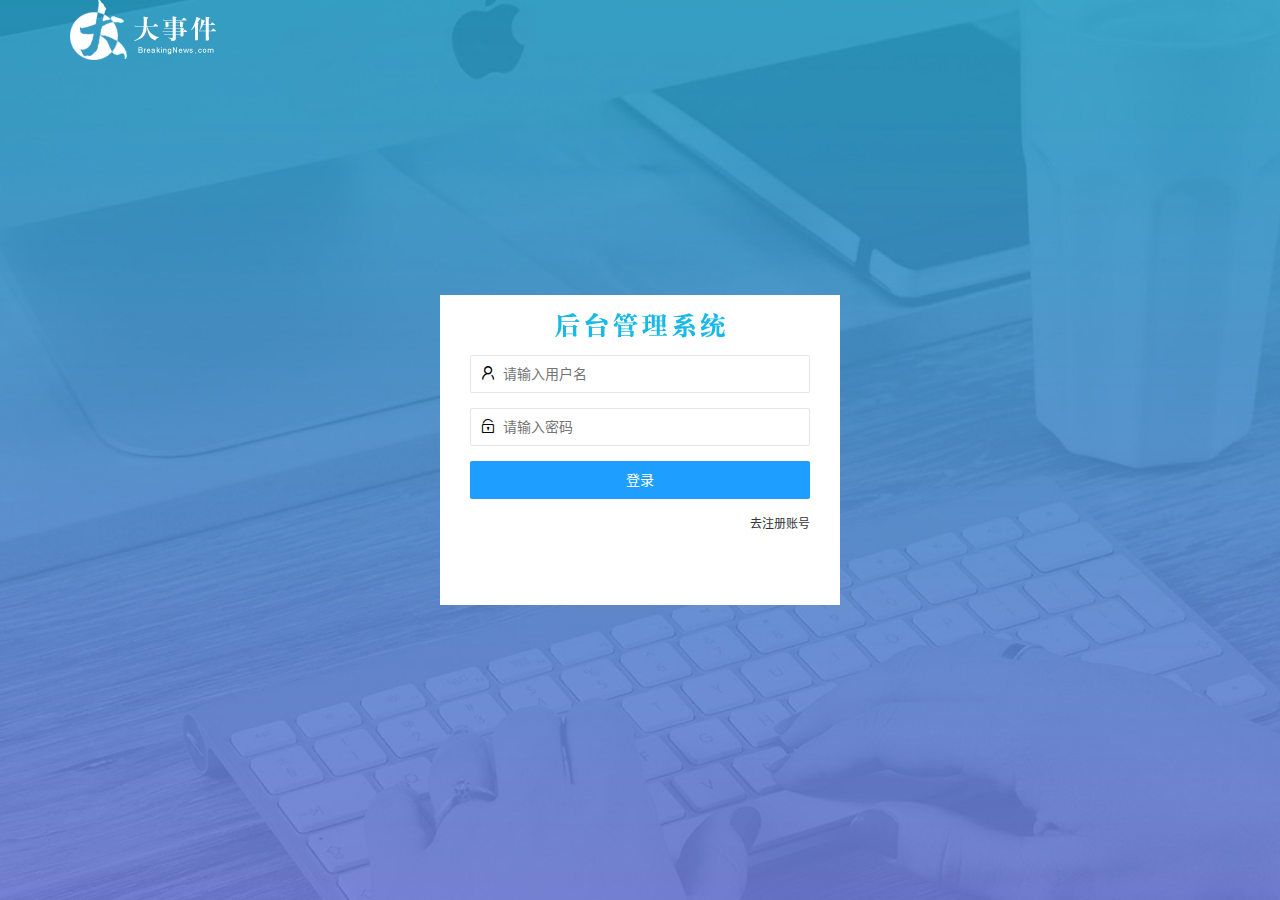
<file: login.html>
<!DOCTYPE html>
<html lang="zh-CN">

<head>
    <meta charset="UTF-8">
    <meta name="viewport" content="width=device-width, initial-scale=1.0">
    <title>登录页</title>
    <!-- 导入layUi样式表 -->
    <link rel="stylesheet" href="./assets/lib/layui/css/layui.css">
    <!-- 导入自己的样式表 -->
    <link rel="stylesheet" href="./assets/css/login.css">
</head>

<body>
    <!-- 头部logo区 -->
    <div class="layui-main">
        <img src="/assets/images/logo.png" alt="">
    </div>
    <!-- 登录主体 -->
    <div class="loginAndRegBox">
        <!-- 头部标题 -->
        <div class="title-box"></div>
        <!-- 登录的div -->
        <div class="login-box">
            <!-- 登录的表单 -->
            <form class="layui-form" id="form_login">
                <!-- 用户名 -->
                <div class="layui-form-item">
                    <i class="layui-icon layui-icon-username"></i>
                    <input type="text" name="username" required lay-verify="required" placeholder="请输入用户名"
                        autocomplete="off" class="layui-input" />
                </div>
                <!-- 密码 -->
                <div class="layui-form-item">
                    <i class="layui-icon layui-icon-password"></i>
                    <input type="password" name="password" required lay-verify="required|pwd" placeholder="请输入密码"
                        autocomplete="off" class="layui-input" />
                </div>
                <!-- 登录按钮 -->
                <div class="layui-form-item">
                    <!-- 注意：表单提交按钮和普通按钮的区别，就是 lay-submit 属性 -->
                    <button class="layui-btn layui-btn-fluid layui-btn-normal" lay-submit>登录</button>
                </div>
                <div class="layui-form-item links">
                    <a href="javascript:;" id="link_reg">去注册账号</a>
                </div>
            </form>
        </div>
        <!-- 注册的div -->
        <div class="reg-box">
            <!-- 注册的表单 -->
            <form class="layui-form" id="form_reg">
                <!-- 用户名 -->
                <div class="layui-form-item">
                    <i class="layui-icon layui-icon-username"></i>
                    <input type="text" name="username" required lay-verify="required" placeholder="请输入用户名"
                        autocomplete="off" class="layui-input" />
                </div>
                <!-- 密码 -->
                <div class="layui-form-item">
                    <i class="layui-icon layui-icon-password"></i>
                    <input type="password" name="password" required lay-verify="required|pwd" placeholder="请输入密码"
                        autocomplete="off" class="layui-input" />
                </div>
                <!-- 密码确认框 -->
                <div class="layui-form-item">
                    <i class="layui-icon layui-icon-password"></i>
                    <input type="password" name="repassword" required lay-verify="required|pwd|repwd"
                        placeholder="再次确认密码" autocomplete="off" class="layui-input" />
                </div>
                <!-- 注册按钮 -->
                <div class="layui-form-item">
                    <!-- 注意：表单提交按钮和普通按钮的区别，就是 lay-submit 属性 -->
                    <button class="layui-btn layui-btn-fluid layui-btn-normal" lay-submit>注册</button>
                </div>
                <div class="layui-form-item links">
                    <a href="javascript:;" id="link_login">去登录</a>
                </div>
            </form>
        </div>
    </div>

    <!-- 导入 Layui 的JS文件 -->
    <script src="./assets/lib/layui/layui.all.js"></script>
    <!-- 导入 JQuery -->
    <script src="./assets/lib/jquery.js"></script>
    <!-- 导入自己封装的 baseAPI.js -->
    <script src="./assets/js/baseAPI.js"></script>
    <!-- 导入自己的 JavaScript 脚本 -->
    <script src="./assets/js/login.js"></script>

    </div>
</body>

</html>
</file>
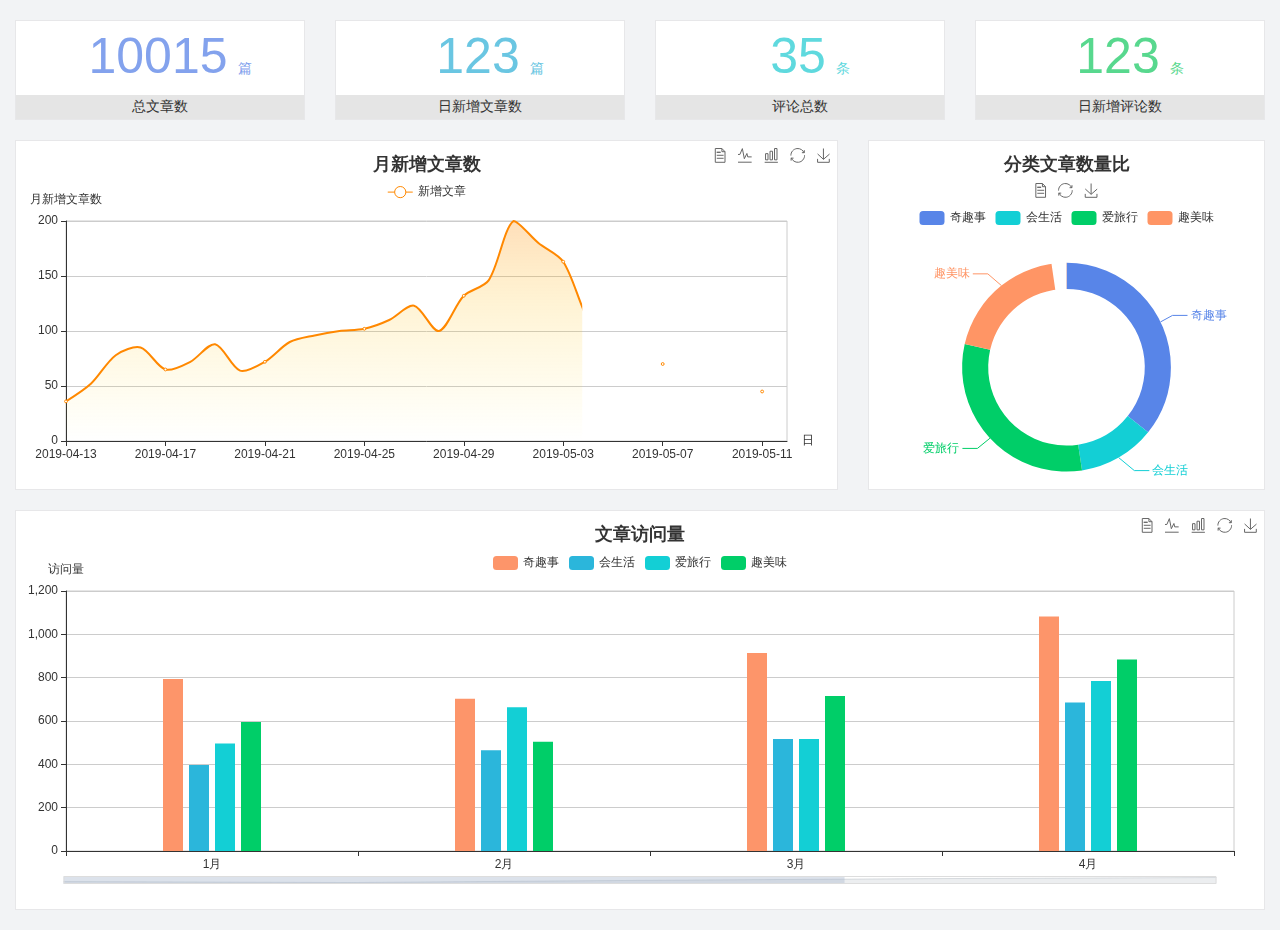
<file: home/dashboard.html>
<!DOCTYPE html>
<html lang="en">

<head>
  <meta charset="UTF-8">
  <meta name="viewport" content="width=device-width, initial-scale=1.0">
  <meta http-equiv="X-UA-Compatible" content="ie=edge">
  <title>图表统计</title>
  <link rel="stylesheet" href="../../assets/lib/bootstrap.css" />
  <link rel="stylesheet" href="../../assets/lib/main.css" />
  <script src="../../assets/lib/jquery.js"></script>
  <script type="text/javascript" src="../../assets/lib/echarts.min.js"></script>
</head>

<body>
  <div class="container-fluid">
    <div class="row spannel_list">
      <div class="col-sm-3 col-xs-6">
        <div class="spannel">
          <em>10015</em><span>篇</span>
          <b>总文章数</b>
        </div>
      </div>
      <div class="col-sm-3 col-xs-6">
        <div class="spannel scolor01">
          <em>123</em><span>篇</span>
          <b>日新增文章数</b>
        </div>
      </div>
      <div class="col-sm-3 col-xs-6">
        <div class="spannel scolor02">
          <em>35</em><span>条</span>
          <b>评论总数</b>
        </div>
      </div>
      <div class="col-sm-3 col-xs-6">
        <div class="spannel scolor03">
          <em>123</em><span>条</span>
          <b>日新增评论数</b>
        </div>
      </div>
    </div>
  </div>

  <div class="container-fluid">
    <div class="row curve-pie">
      <div class="col-lg-8 col-md-8">
        <div class="gragh_pannel" id="curve_show"></div>
      </div>
      <div class="col-lg-4 col-md-4">
        <div class="gragh_pannel" id="pie_show"></div>
      </div>
    </div>
  </div>

  <div class="container-fluid">
    <div class="column_pannel" id="column_show"></div>
  </div>

  <script>
    var oChart = echarts.init(document.getElementById('curve_show'));
    var aList_all = [
      { 'count': 36, 'date': '2019-04-13' },
      { 'count': 52, 'date': '2019-04-14' },
      { 'count': 78, 'date': '2019-04-15' },
      { 'count': 85, 'date': '2019-04-16' },
      { 'count': 65, 'date': '2019-04-17' },
      { 'count': 72, 'date': '2019-04-18' },
      { 'count': 88, 'date': '2019-04-19' },
      { 'count': 64, 'date': '2019-04-20' },
      { 'count': 72, 'date': '2019-04-21' },
      { 'count': 90, 'date': '2019-04-22' },
      { 'count': 96, 'date': '2019-04-23' },
      { 'count': 100, 'date': '2019-04-24' },
      { 'count': 102, 'date': '2019-04-25' },
      { 'count': 110, 'date': '2019-04-26' },
      { 'count': 123, 'date': '2019-04-27' },
      { 'count': 100, 'date': '2019-04-28' },
      { 'count': 132, 'date': '2019-04-29' },
      { 'count': 146, 'date': '2019-04-30' },
      { 'count': 200, 'date': '2019-05-01' },
      { 'count': 180, 'date': '2019-05-02' },
      { 'count': 163, 'date': '2019-05-03' },
      { 'count': 110, 'date': '2019-05-04' },
      { 'count': 80, 'date': '2019-05-05' },
      { 'count': 82, 'date': '2019-05-06' },
      { 'count': 70, 'date': '2019-05-07' },
      { 'count': 65, 'date': '2019-05-08' },
      { 'count': 54, 'date': '2019-05-09' },
      { 'count': 40, 'date': '2019-05-10' },
      { 'count': 45, 'date': '2019-05-11' },
      { 'count': 38, 'date': '2019-05-12' },
    ];

    let aCount = [];
    let aDate = [];

    for (var i = 0; i < aList_all.length; i++) {
      aCount.push(aList_all[i].count);
      aDate.push(aList_all[i].date);
    }

    var chartopt = {
      title: {
        text: '月新增文章数',
        left: 'center',
        top: '10'
      },
      tooltip: {
        trigger: 'axis'
      },
      legend: {
        data: ['新增文章'],
        top: '40'
      },
      toolbox: {
        show: true,
        feature: {
          mark: { show: true },
          dataView: { show: true, readOnly: false },
          magicType: { show: true, type: ['line', 'bar'] },
          restore: { show: true },
          saveAsImage: { show: true }
        }
      },
      calculable: true,
      xAxis: [
        {
          name: '日',
          type: 'category',
          boundaryGap: false,
          data: aDate
        }
      ],
      yAxis: [
        {
          name: '月新增文章数',
          type: 'value'
        }
      ],
      series: [
        {
          name: '新增文章',
          type: 'line',
          smooth: true,
          itemStyle: { normal: { areaStyle: { type: 'default' }, color: '#f80' }, lineStyle: { color: '#f80' } },
          data: aCount
        }],
      areaStyle: {
        normal: {
          color: new echarts.graphic.LinearGradient(0, 0, 0, 1, [{
            offset: 0,
            color: 'rgba(255,136,0,0.39)'
          }, {
            offset: .34,
            color: 'rgba(255,180,0,0.25)'
          }, {
            offset: 1,
            color: 'rgba(255,222,0,0.00)'
          }])

        }
      },
      grid: {
        show: true,
        x: 50,
        x2: 50,
        y: 80,
        height: 220
      }
    };

    oChart.setOption(chartopt);


    var oPie = echarts.init(document.getElementById('pie_show'));
    var oPieopt =
    {
      title: {
        top: 10,
        text: '分类文章数量比',
        x: 'center'
      },
      tooltip: {
        trigger: 'item',
        formatter: "{a} <br/>{b} : {c} ({d}%)"
      },
      color: ['#5885e8', '#13cfd5', '#00ce68', '#ff9565'],
      legend: {
        x: 'center',
        top: 65,
        data: ['奇趣事', '会生活', '爱旅行', '趣美味']
      },
      toolbox: {
        show: true,
        x: 'center',
        top: 35,
        feature: {
          mark: { show: true },
          dataView: { show: true, readOnly: false },
          magicType: {
            show: true,
            type: ['pie', 'funnel'],
            option: {
              funnel: {
                x: '25%',
                width: '50%',
                funnelAlign: 'left',
                max: 1548
              }
            }
          },
          restore: { show: true },
          saveAsImage: { show: true }
        }
      },
      calculable: true,
      series: [
        {
          name: '访问来源',
          type: 'pie',
          radius: ['45%', '60%'],
          center: ['50%', '65%'],
          data: [
            { value: 300, name: '奇趣事' },
            { value: 100, name: '会生活' },
            { value: 260, name: '爱旅行' },
            { value: 180, name: '趣美味' }
          ]
        }
      ]
    };
    oPie.setOption(oPieopt);



    var oColumn = this.echarts.init(document.getElementById('column_show'));
    var oColumnopt =
    {
      title: {
        text: '文章访问量',
        left: 'center',
        top: '10'
      },
      tooltip: {
        trigger: 'axis'
      },
      legend: {
        data: ['奇趣事', '会生活', '爱旅行', '趣美味'],
        top: '40'
      },
      toolbox: {
        show: true,
        feature: {
          mark: { show: true },
          dataView: { show: true, readOnly: false },
          magicType: { show: true, type: ['line', 'bar'] },
          restore: { show: true },
          saveAsImage: { show: true }
        }
      },
      calculable: true,
      xAxis: [
        {
          type: 'category',
          data: ['1月', '2月', '3月', '4月', '5月']
        }
      ],
      yAxis: [
        {
          name: '访问量',
          type: 'value'
        }
      ],
      series: [
        {
          name: '奇趣事',
          type: 'bar',
          barWidth: 20,
          itemStyle: {
            normal: { areaStyle: { type: 'default' }, color: '#fd956a' }
          },
          data: [800, 708, 920, 1090, 1200]
        },
        {
          name: '会生活',
          type: 'bar',
          barWidth: 20,
          itemStyle: {
            normal: { areaStyle: { type: 'default' }, color: '#2bb6db' }
          },
          data: [400, 468, 520, 690, 800]
        },
        {
          name: '爱旅行',
          type: 'bar',
          barWidth: 20,
          itemStyle: {
            normal: { areaStyle: { type: 'default' }, color: '#13cfd5' }
          },
          data: [500, 668, 520, 790, 900]
        },
        {
          name: '趣美味',
          type: 'bar',
          barWidth: 20,
          itemStyle: {
            normal: { areaStyle: { type: 'default' }, color: '#00ce68' }
          },
          data: [600, 508, 720, 890, 1000]
        }
      ],
      grid: {
        show: true,
        x: 50,
        x2: 30,
        y: 80,
        height: 260
      },
      dataZoom: [//给x轴设置滚动条
        {
          start: 0,//默认为0
          end: 100 - 1000 / 31,//默认为100
          type: 'slider',
          show: true,
          xAxisIndex: [0],
          handleSize: 0,//滑动条的 左右2个滑动条的大小
          height: 8,//组件高度
          left: 45, //左边的距离
          right: 50,//右边的距离
          bottom: 26,//右边的距离
          handleColor: '#ddd',//h滑动图标的颜色
          handleStyle: {
            borderColor: "#cacaca",
            borderWidth: "1",
            shadowBlur: 2,
            background: "#ddd",
            shadowColor: "#ddd",
          }
        }]
    };
    oColumn.setOption(oColumnopt);
  </script>
</body>

</html>
</file>
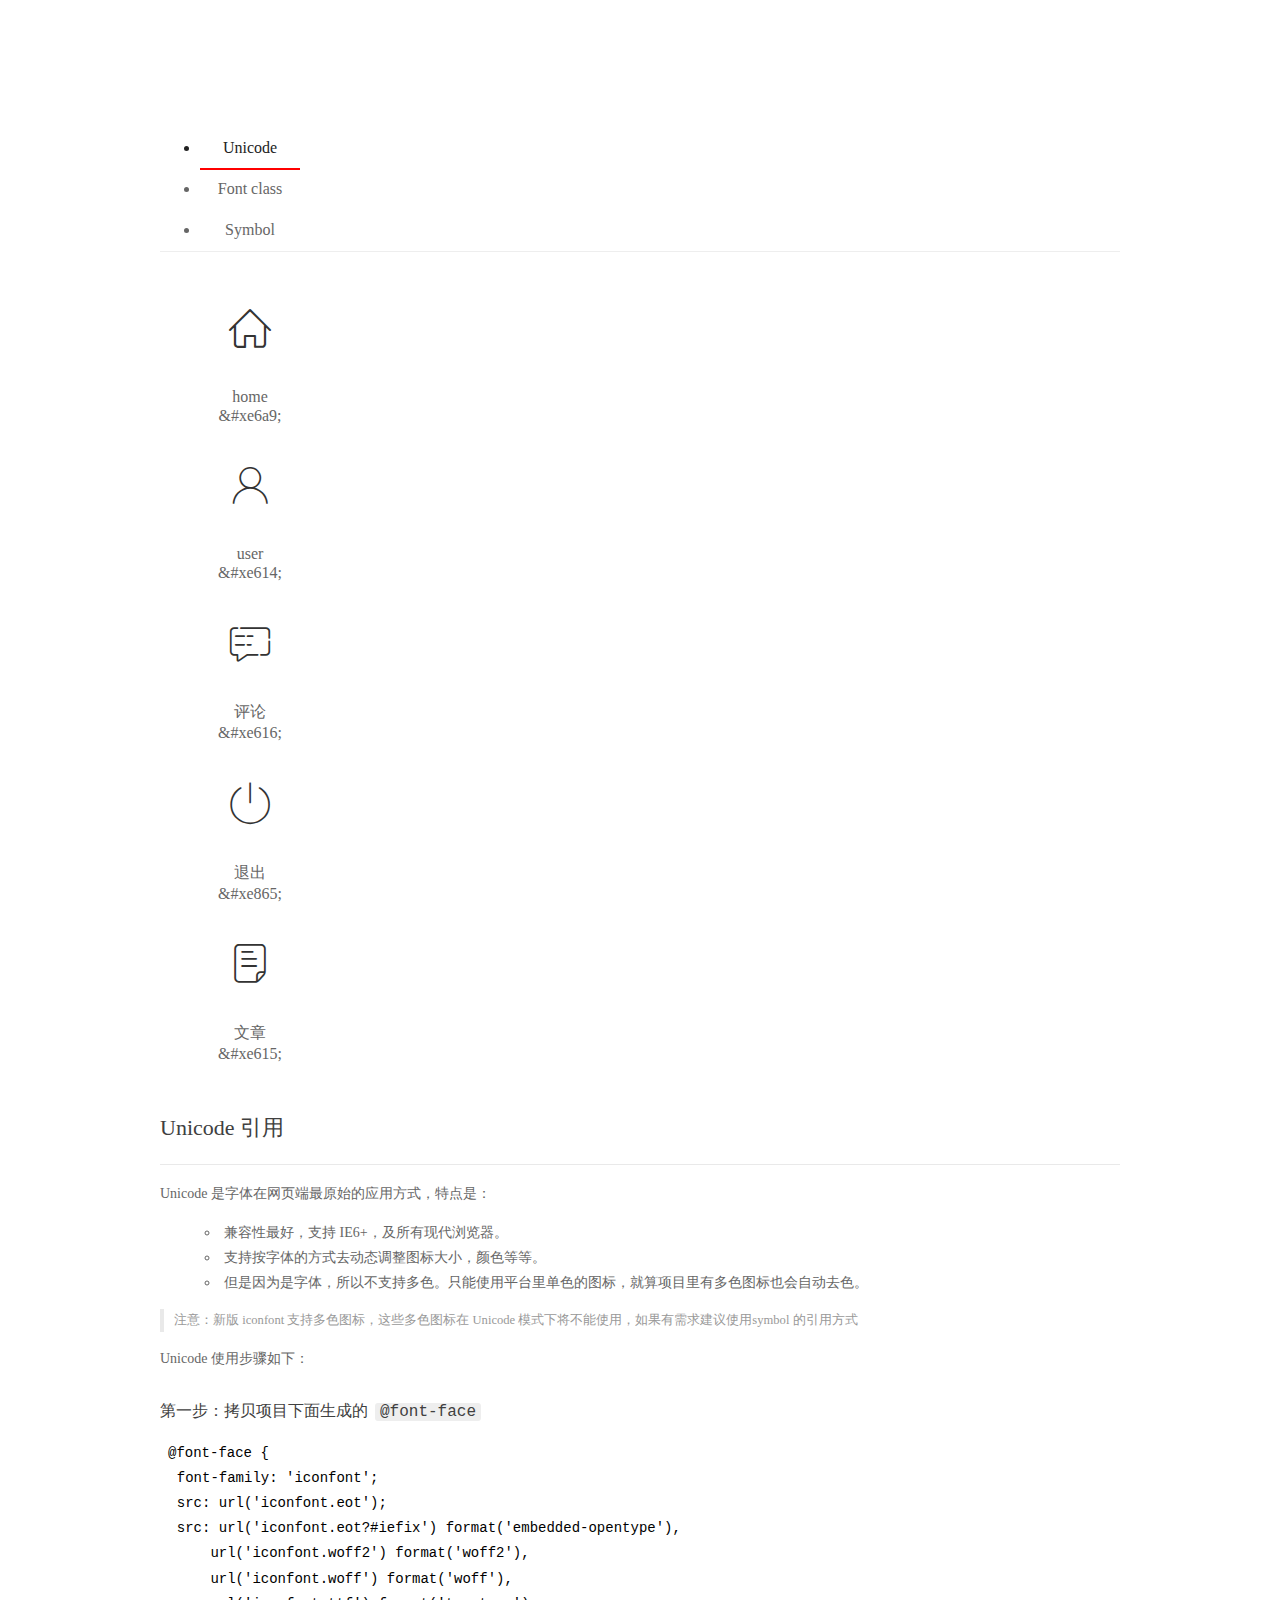
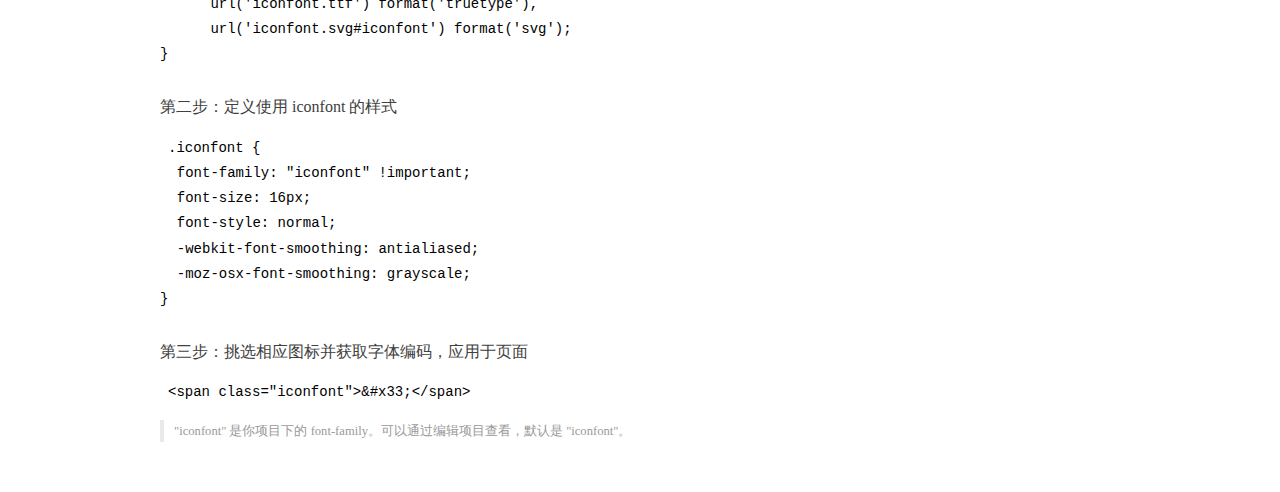
<file: assets/fonts/demo_index.html>
<!DOCTYPE html>
<html>
<head>
  <meta charset="utf-8"/>
  <title>IconFont Demo</title>
  <link rel="shortcut icon" href="https://gtms04.alicdn.com/tps/i4/TB1_oz6GVXXXXaFXpXXJDFnIXXX-64-64.ico" type="image/x-icon"/>
  <link rel="stylesheet" href="https://g.alicdn.com/thx/cube/1.3.2/cube.min.css">
  <link rel="stylesheet" href="demo.css">
  <link rel="stylesheet" href="iconfont.css">
  <script src="iconfont.js"></script>
  <!-- jQuery -->
  <script src="https://a1.alicdn.com/oss/uploads/2018/12/26/7bfddb60-08e8-11e9-9b04-53e73bb6408b.js"></script>
  <!-- 代码高亮 -->
  <script src="https://a1.alicdn.com/oss/uploads/2018/12/26/a3f714d0-08e6-11e9-8a15-ebf944d7534c.js"></script>
</head>
<body>
  <div class="main">
    <h1 class="logo"><a href="https://www.iconfont.cn/" title="iconfont 首页" target="_blank">&#xe86b;</a></h1>
    <div class="nav-tabs">
      <ul id="tabs" class="dib-box">
        <li class="dib active"><span>Unicode</span></li>
        <li class="dib"><span>Font class</span></li>
        <li class="dib"><span>Symbol</span></li>
      </ul>
      
    </div>
    <div class="tab-container">
      <div class="content unicode" style="display: block;">
          <ul class="icon_lists dib-box">
          
            <li class="dib">
              <span class="icon iconfont">&#xe6a9;</span>
                <div class="name">home</div>
                <div class="code-name">&amp;#xe6a9;</div>
              </li>
          
            <li class="dib">
              <span class="icon iconfont">&#xe614;</span>
                <div class="name">user</div>
                <div class="code-name">&amp;#xe614;</div>
              </li>
          
            <li class="dib">
              <span class="icon iconfont">&#xe616;</span>
                <div class="name">评论</div>
                <div class="code-name">&amp;#xe616;</div>
              </li>
          
            <li class="dib">
              <span class="icon iconfont">&#xe865;</span>
                <div class="name">退出</div>
                <div class="code-name">&amp;#xe865;</div>
              </li>
          
            <li class="dib">
              <span class="icon iconfont">&#xe615;</span>
                <div class="name">文章</div>
                <div class="code-name">&amp;#xe615;</div>
              </li>
          
          </ul>
          <div class="article markdown">
          <h2 id="unicode-">Unicode 引用</h2>
          <hr>

          <p>Unicode 是字体在网页端最原始的应用方式，特点是：</p>
          <ul>
            <li>兼容性最好，支持 IE6+，及所有现代浏览器。</li>
            <li>支持按字体的方式去动态调整图标大小，颜色等等。</li>
            <li>但是因为是字体，所以不支持多色。只能使用平台里单色的图标，就算项目里有多色图标也会自动去色。</li>
          </ul>
          <blockquote>
            <p>注意：新版 iconfont 支持多色图标，这些多色图标在 Unicode 模式下将不能使用，如果有需求建议使用symbol 的引用方式</p>
          </blockquote>
          <p>Unicode 使用步骤如下：</p>
          <h3 id="-font-face">第一步：拷贝项目下面生成的 <code>@font-face</code></h3>
<pre><code class="language-css"
>@font-face {
  font-family: 'iconfont';
  src: url('iconfont.eot');
  src: url('iconfont.eot?#iefix') format('embedded-opentype'),
      url('iconfont.woff2') format('woff2'),
      url('iconfont.woff') format('woff'),
      url('iconfont.ttf') format('truetype'),
      url('iconfont.svg#iconfont') format('svg');
}
</code></pre>
          <h3 id="-iconfont-">第二步：定义使用 iconfont 的样式</h3>
<pre><code class="language-css"
>.iconfont {
  font-family: "iconfont" !important;
  font-size: 16px;
  font-style: normal;
  -webkit-font-smoothing: antialiased;
  -moz-osx-font-smoothing: grayscale;
}
</code></pre>
          <h3 id="-">第三步：挑选相应图标并获取字体编码，应用于页面</h3>
<pre>
<code class="language-html"
>&lt;span class="iconfont"&gt;&amp;#x33;&lt;/span&gt;
</code></pre>
          <blockquote>
            <p>"iconfont" 是你项目下的 font-family。可以通过编辑项目查看，默认是 "iconfont"。</p>
          </blockquote>
          </div>
      </div>
      <div class="content font-class">
        <ul class="icon_lists dib-box">
          
          <li class="dib">
            <span class="icon iconfont icon-home"></span>
            <div class="name">
              home
            </div>
            <div class="code-name">.icon-home
            </div>
          </li>
          
          <li class="dib">
            <span class="icon iconfont icon-user"></span>
            <div class="name">
              user
            </div>
            <div class="code-name">.icon-user
            </div>
          </li>
          
          <li class="dib">
            <span class="icon iconfont icon-pinglun"></span>
            <div class="name">
              评论
            </div>
            <div class="code-name">.icon-pinglun
            </div>
          </li>
          
          <li class="dib">
            <span class="icon iconfont icon-tuichu"></span>
            <div class="name">
              退出
            </div>
            <div class="code-name">.icon-tuichu
            </div>
          </li>
          
          <li class="dib">
            <span class="icon iconfont icon-16"></span>
            <div class="name">
              文章
            </div>
            <div class="code-name">.icon-16
            </div>
          </li>
          
        </ul>
        <div class="article markdown">
        <h2 id="font-class-">font-class 引用</h2>
        <hr>

        <p>font-class 是 Unicode 使用方式的一种变种，主要是解决 Unicode 书写不直观，语意不明确的问题。</p>
        <p>与 Unicode 使用方式相比，具有如下特点：</p>
        <ul>
          <li>兼容性良好，支持 IE8+，及所有现代浏览器。</li>
          <li>相比于 Unicode 语意明确，书写更直观。可以很容易分辨这个 icon 是什么。</li>
          <li>因为使用 class 来定义图标，所以当要替换图标时，只需要修改 class 里面的 Unicode 引用。</li>
          <li>不过因为本质上还是使用的字体，所以多色图标还是不支持的。</li>
        </ul>
        <p>使用步骤如下：</p>
        <h3 id="-fontclass-">第一步：引入项目下面生成的 fontclass 代码：</h3>
<pre><code class="language-html">&lt;link rel="stylesheet" href="./iconfont.css"&gt;
</code></pre>
        <h3 id="-">第二步：挑选相应图标并获取类名，应用于页面：</h3>
<pre><code class="language-html">&lt;span class="iconfont icon-xxx"&gt;&lt;/span&gt;
</code></pre>
        <blockquote>
          <p>"
            iconfont" 是你项目下的 font-family。可以通过编辑项目查看，默认是 "iconfont"。</p>
        </blockquote>
      </div>
      </div>
      <div class="content symbol">
          <ul class="icon_lists dib-box">
          
            <li class="dib">
                <svg class="icon svg-icon" aria-hidden="true">
                  <use xlink:href="#icon-home"></use>
                </svg>
                <div class="name">home</div>
                <div class="code-name">#icon-home</div>
            </li>
          
            <li class="dib">
                <svg class="icon svg-icon" aria-hidden="true">
                  <use xlink:href="#icon-user"></use>
                </svg>
                <div class="name">user</div>
                <div class="code-name">#icon-user</div>
            </li>
          
            <li class="dib">
                <svg class="icon svg-icon" aria-hidden="true">
                  <use xlink:href="#icon-pinglun"></use>
                </svg>
                <div class="name">评论</div>
                <div class="code-name">#icon-pinglun</div>
            </li>
          
            <li class="dib">
                <svg class="icon svg-icon" aria-hidden="true">
                  <use xlink:href="#icon-tuichu"></use>
                </svg>
                <div class="name">退出</div>
                <div class="code-name">#icon-tuichu</div>
            </li>
          
            <li class="dib">
                <svg class="icon svg-icon" aria-hidden="true">
                  <use xlink:href="#icon-16"></use>
                </svg>
                <div class="name">文章</div>
                <div class="code-name">#icon-16</div>
            </li>
          
          </ul>
          <div class="article markdown">
          <h2 id="symbol-">Symbol 引用</h2>
          <hr>

          <p>这是一种全新的使用方式，应该说这才是未来的主流，也是平台目前推荐的用法。相关介绍可以参考这篇<a href="">文章</a>
            这种用法其实是做了一个 SVG 的集合，与另外两种相比具有如下特点：</p>
          <ul>
            <li>支持多色图标了，不再受单色限制。</li>
            <li>通过一些技巧，支持像字体那样，通过 <code>font-size</code>, <code>color</code> 来调整样式。</li>
            <li>兼容性较差，支持 IE9+，及现代浏览器。</li>
            <li>浏览器渲染 SVG 的性能一般，还不如 png。</li>
          </ul>
          <p>使用步骤如下：</p>
          <h3 id="-symbol-">第一步：引入项目下面生成的 symbol 代码：</h3>
<pre><code class="language-html">&lt;script src="./iconfont.js"&gt;&lt;/script&gt;
</code></pre>
          <h3 id="-css-">第二步：加入通用 CSS 代码（引入一次就行）：</h3>
<pre><code class="language-html">&lt;style&gt;
.icon {
  width: 1em;
  height: 1em;
  vertical-align: -0.15em;
  fill: currentColor;
  overflow: hidden;
}
&lt;/style&gt;
</code></pre>
          <h3 id="-">第三步：挑选相应图标并获取类名，应用于页面：</h3>
<pre><code class="language-html">&lt;svg class="icon" aria-hidden="true"&gt;
  &lt;use xlink:href="#icon-xxx"&gt;&lt;/use&gt;
&lt;/svg&gt;
</code></pre>
          </div>
      </div>

    </div>
  </div>
  <script>
  $(document).ready(function () {
      $('.tab-container .content:first').show()

      $('#tabs li').click(function (e) {
        var tabContent = $('.tab-container .content')
        var index = $(this).index()

        if ($(this).hasClass('active')) {
          return
        } else {
          $('#tabs li').removeClass('active')
          $(this).addClass('active')

          tabContent.hide().eq(index).fadeIn()
        }
      })
    })
  </script>
</body>
</html>
</file>
<file: assets/lib/layui/css/layui.css>
/** layui-v2.5.5 MIT License By https://www.layui.com */
 .layui-inline,img{display:inline-block;vertical-align:middle}h1,h2,h3,h4,h5,h6{font-weight:400}.layui-edge,.layui-header,.layui-inline,.layui-main{position:relative}.layui-body,.layui-edge,.layui-elip{overflow:hidden}.layui-btn,.layui-edge,.layui-inline,img{vertical-align:middle}.layui-btn,.layui-disabled,.layui-icon,.layui-unselect{-moz-user-select:none;-webkit-user-select:none;-ms-user-select:none}.layui-elip,.layui-form-checkbox span,.layui-form-pane .layui-form-label{text-overflow:ellipsis;white-space:nowrap}.layui-breadcrumb,.layui-tree-btnGroup{visibility:hidden}blockquote,body,button,dd,div,dl,dt,form,h1,h2,h3,h4,h5,h6,input,li,ol,p,pre,td,textarea,th,ul{margin:0;padding:0;-webkit-tap-highlight-color:rgba(0,0,0,0)}a:active,a:hover{outline:0}img{border:none}li{list-style:none}table{border-collapse:collapse;border-spacing:0}h4,h5,h6{font-size:100%}button,input,optgroup,option,select,textarea{font-family:inherit;font-size:inherit;font-style:inherit;font-weight:inherit;outline:0}pre{white-space:pre-wrap;white-space:-moz-pre-wrap;white-space:-pre-wrap;white-space:-o-pre-wrap;word-wrap:break-word}body{line-height:24px;font:14px Helvetica Neue,Helvetica,PingFang SC,Tahoma,Arial,sans-serif}hr{height:1px;margin:10px 0;border:0;clear:both}a{color:#333;text-decoration:none}a:hover{color:#777}a cite{font-style:normal;*cursor:pointer}.layui-border-box,.layui-border-box *{box-sizing:border-box}.layui-box,.layui-box *{box-sizing:content-box}.layui-clear{clear:both;*zoom:1}.layui-clear:after{content:'\20';clear:both;*zoom:1;display:block;height:0}.layui-inline{*display:inline;*zoom:1}.layui-edge{display:inline-block;width:0;height:0;border-width:6px;border-style:dashed;border-color:transparent}.layui-edge-top{top:-4px;border-bottom-color:#999;border-bottom-style:solid}.layui-edge-right{border-left-color:#999;border-left-style:solid}.layui-edge-bottom{top:2px;border-top-color:#999;border-top-style:solid}.layui-edge-left{border-right-color:#999;border-right-style:solid}.layui-disabled,.layui-disabled:hover{color:#d2d2d2!important;cursor:not-allowed!important}.layui-circle{border-radius:100%}.layui-show{display:block!important}.layui-hide{display:none!important}@font-face{font-family:layui-icon;src:url(../font/iconfont.eot?v=250);src:url(../font/iconfont.eot?v=250#iefix) format('embedded-opentype'),url(../font/iconfont.woff2?v=250) format('woff2'),url(../font/iconfont.woff?v=250) format('woff'),url(../font/iconfont.ttf?v=250) format('truetype'),url(../font/iconfont.svg?v=250#layui-icon) format('svg')}.layui-icon{font-family:layui-icon!important;font-size:16px;font-style:normal;-webkit-font-smoothing:antialiased;-moz-osx-font-smoothing:grayscale}.layui-icon-reply-fill:before{content:"\e611"}.layui-icon-set-fill:before{content:"\e614"}.layui-icon-menu-fill:before{content:"\e60f"}.layui-icon-search:before{content:"\e615"}.layui-icon-share:before{content:"\e641"}.layui-icon-set-sm:before{content:"\e620"}.layui-icon-engine:before{content:"\e628"}.layui-icon-close:before{content:"\1006"}.layui-icon-close-fill:before{content:"\1007"}.layui-icon-chart-screen:before{content:"\e629"}.layui-icon-star:before{content:"\e600"}.layui-icon-circle-dot:before{content:"\e617"}.layui-icon-chat:before{content:"\e606"}.layui-icon-release:before{content:"\e609"}.layui-icon-list:before{content:"\e60a"}.layui-icon-chart:before{content:"\e62c"}.layui-icon-ok-circle:before{content:"\1005"}.layui-icon-layim-theme:before{content:"\e61b"}.layui-icon-table:before{content:"\e62d"}.layui-icon-right:before{content:"\e602"}.layui-icon-left:before{content:"\e603"}.layui-icon-cart-simple:before{content:"\e698"}.layui-icon-face-cry:before{content:"\e69c"}.layui-icon-face-smile:before{content:"\e6af"}.layui-icon-survey:before{content:"\e6b2"}.layui-icon-tree:before{content:"\e62e"}.layui-icon-upload-circle:before{content:"\e62f"}.layui-icon-add-circle:before{content:"\e61f"}.layui-icon-download-circle:before{content:"\e601"}.layui-icon-templeate-1:before{content:"\e630"}.layui-icon-util:before{content:"\e631"}.layui-icon-face-surprised:before{content:"\e664"}.layui-icon-edit:before{content:"\e642"}.layui-icon-speaker:before{content:"\e645"}.layui-icon-down:before{content:"\e61a"}.layui-icon-file:before{content:"\e621"}.layui-icon-layouts:before{content:"\e632"}.layui-icon-rate-half:before{content:"\e6c9"}.layui-icon-add-circle-fine:before{content:"\e608"}.layui-icon-prev-circle:before{content:"\e633"}.layui-icon-read:before{content:"\e705"}.layui-icon-404:before{content:"\e61c"}.layui-icon-carousel:before{content:"\e634"}.layui-icon-help:before{content:"\e607"}.layui-icon-code-circle:before{content:"\e635"}.layui-icon-water:before{content:"\e636"}.layui-icon-username:before{content:"\e66f"}.layui-icon-find-fill:before{content:"\e670"}.layui-icon-about:before{content:"\e60b"}.layui-icon-location:before{content:"\e715"}.layui-icon-up:before{content:"\e619"}.layui-icon-pause:before{content:"\e651"}.layui-icon-date:before{content:"\e637"}.layui-icon-layim-uploadfile:before{content:"\e61d"}.layui-icon-delete:before{content:"\e640"}.layui-icon-play:before{content:"\e652"}.layui-icon-top:before{content:"\e604"}.layui-icon-friends:before{content:"\e612"}.layui-icon-refresh-3:before{content:"\e9aa"}.layui-icon-ok:before{content:"\e605"}.layui-icon-layer:before{content:"\e638"}.layui-icon-face-smile-fine:before{content:"\e60c"}.layui-icon-dollar:before{content:"\e659"}.layui-icon-group:before{content:"\e613"}.layui-icon-layim-download:before{content:"\e61e"}.layui-icon-picture-fine:before{content:"\e60d"}.layui-icon-link:before{content:"\e64c"}.layui-icon-diamond:before{content:"\e735"}.layui-icon-log:before{content:"\e60e"}.layui-icon-rate-solid:before{content:"\e67a"}.layui-icon-fonts-del:before{content:"\e64f"}.layui-icon-unlink:before{content:"\e64d"}.layui-icon-fonts-clear:before{content:"\e639"}.layui-icon-triangle-r:before{content:"\e623"}.layui-icon-circle:before{content:"\e63f"}.layui-icon-radio:before{content:"\e643"}.layui-icon-align-center:before{content:"\e647"}.layui-icon-align-right:before{content:"\e648"}.layui-icon-align-left:before{content:"\e649"}.layui-icon-loading-1:before{content:"\e63e"}.layui-icon-return:before{content:"\e65c"}.layui-icon-fonts-strong:before{content:"\e62b"}.layui-icon-upload:before{content:"\e67c"}.layui-icon-dialogue:before{content:"\e63a"}.layui-icon-video:before{content:"\e6ed"}.layui-icon-headset:before{content:"\e6fc"}.layui-icon-cellphone-fine:before{content:"\e63b"}.layui-icon-add-1:before{content:"\e654"}.layui-icon-face-smile-b:before{content:"\e650"}.layui-icon-fonts-html:before{content:"\e64b"}.layui-icon-form:before{content:"\e63c"}.layui-icon-cart:before{content:"\e657"}.layui-icon-camera-fill:before{content:"\e65d"}.layui-icon-tabs:before{content:"\e62a"}.layui-icon-fonts-code:before{content:"\e64e"}.layui-icon-fire:before{content:"\e756"}.layui-icon-set:before{content:"\e716"}.layui-icon-fonts-u:before{content:"\e646"}.layui-icon-triangle-d:before{content:"\e625"}.layui-icon-tips:before{content:"\e702"}.layui-icon-picture:before{content:"\e64a"}.layui-icon-more-vertical:before{content:"\e671"}.layui-icon-flag:before{content:"\e66c"}.layui-icon-loading:before{content:"\e63d"}.layui-icon-fonts-i:before{content:"\e644"}.layui-icon-refresh-1:before{content:"\e666"}.layui-icon-rmb:before{content:"\e65e"}.layui-icon-home:before{content:"\e68e"}.layui-icon-user:before{content:"\e770"}.layui-icon-notice:before{content:"\e667"}.layui-icon-login-weibo:before{content:"\e675"}.layui-icon-voice:before{content:"\e688"}.layui-icon-upload-drag:before{content:"\e681"}.layui-icon-login-qq:before{content:"\e676"}.layui-icon-snowflake:before{content:"\e6b1"}.layui-icon-file-b:before{content:"\e655"}.layui-icon-template:before{content:"\e663"}.layui-icon-auz:before{content:"\e672"}.layui-icon-console:before{content:"\e665"}.layui-icon-app:before{content:"\e653"}.layui-icon-prev:before{content:"\e65a"}.layui-icon-website:before{content:"\e7ae"}.layui-icon-next:before{content:"\e65b"}.layui-icon-component:before{content:"\e857"}.layui-icon-more:before{content:"\e65f"}.layui-icon-login-wechat:before{content:"\e677"}.layui-icon-shrink-right:before{content:"\e668"}.layui-icon-spread-left:before{content:"\e66b"}.layui-icon-camera:before{content:"\e660"}.layui-icon-note:before{content:"\e66e"}.layui-icon-refresh:before{content:"\e669"}.layui-icon-female:before{content:"\e661"}.layui-icon-male:before{content:"\e662"}.layui-icon-password:before{content:"\e673"}.layui-icon-senior:before{content:"\e674"}.layui-icon-theme:before{content:"\e66a"}.layui-icon-tread:before{content:"\e6c5"}.layui-icon-praise:before{content:"\e6c6"}.layui-icon-star-fill:before{content:"\e658"}.layui-icon-rate:before{content:"\e67b"}.layui-icon-template-1:before{content:"\e656"}.layui-icon-vercode:before{content:"\e679"}.layui-icon-cellphone:before{content:"\e678"}.layui-icon-screen-full:before{content:"\e622"}.layui-icon-screen-restore:before{content:"\e758"}.layui-icon-cols:before{content:"\e610"}.layui-icon-export:before{content:"\e67d"}.layui-icon-print:before{content:"\e66d"}.layui-icon-slider:before{content:"\e714"}.layui-icon-addition:before{content:"\e624"}.layui-icon-subtraction:before{content:"\e67e"}.layui-icon-service:before{content:"\e626"}.layui-icon-transfer:before{content:"\e691"}.layui-main{width:1140px;margin:0 auto}.layui-header{z-index:1000;height:60px}.layui-header a:hover{transition:all .5s;-webkit-transition:all .5s}.layui-side{position:fixed;left:0;top:0;bottom:0;z-index:999;width:200px;overflow-x:hidden}.layui-side-scroll{position:relative;width:220px;height:100%;overflow-x:hidden}.layui-body{position:absolute;left:200px;right:0;top:0;bottom:0;z-index:998;width:auto;overflow-y:auto;box-sizing:border-box}.layui-layout-body{overflow:hidden}.layui-layout-admin .layui-header{background-color:#23262E}.layui-layout-admin .layui-side{top:60px;width:200px;overflow-x:hidden}.layui-layout-admin .layui-body{position:fixed;top:60px;bottom:44px}.layui-layout-admin .layui-main{width:auto;margin:0 15px}.layui-layout-admin .layui-footer{position:fixed;left:200px;right:0;bottom:0;height:44px;line-height:44px;padding:0 15px;background-color:#eee}.layui-layout-admin .layui-logo{position:absolute;left:0;top:0;width:200px;height:100%;line-height:60px;text-align:center;color:#009688;font-size:16px}.layui-layout-admin .layui-header .layui-nav{background:0 0}.layui-layout-left{position:absolute!important;left:200px;top:0}.layui-layout-right{position:absolute!important;right:0;top:0}.layui-container{position:relative;margin:0 auto;padding:0 15px;box-sizing:border-box}.layui-fluid{position:relative;margin:0 auto;padding:0 15px}.layui-row:after,.layui-row:before{content:'';display:block;clear:both}.layui-col-lg1,.layui-col-lg10,.layui-col-lg11,.layui-col-lg12,.layui-col-lg2,.layui-col-lg3,.layui-col-lg4,.layui-col-lg5,.layui-col-lg6,.layui-col-lg7,.layui-col-lg8,.layui-col-lg9,.layui-col-md1,.layui-col-md10,.layui-col-md11,.layui-col-md12,.layui-col-md2,.layui-col-md3,.layui-col-md4,.layui-col-md5,.layui-col-md6,.layui-col-md7,.layui-col-md8,.layui-col-md9,.layui-col-sm1,.layui-col-sm10,.layui-col-sm11,.layui-col-sm12,.layui-col-sm2,.layui-col-sm3,.layui-col-sm4,.layui-col-sm5,.layui-col-sm6,.layui-col-sm7,.layui-col-sm8,.layui-col-sm9,.layui-col-xs1,.layui-col-xs10,.layui-col-xs11,.layui-col-xs12,.layui-col-xs2,.layui-col-xs3,.layui-col-xs4,.layui-col-xs5,.layui-col-xs6,.layui-col-xs7,.layui-col-xs8,.layui-col-xs9{position:relative;display:block;box-sizing:border-box}.layui-col-xs1,.layui-col-xs10,.layui-col-xs11,.layui-col-xs12,.layui-col-xs2,.layui-col-xs3,.layui-col-xs4,.layui-col-xs5,.layui-col-xs6,.layui-col-xs7,.layui-col-xs8,.layui-col-xs9{float:left}.layui-col-xs1{width:8.33333333%}.layui-col-xs2{width:16.66666667%}.layui-col-xs3{width:25%}.layui-col-xs4{width:33.33333333%}.layui-col-xs5{width:41.66666667%}.layui-col-xs6{width:50%}.layui-col-xs7{width:58.33333333%}.layui-col-xs8{width:66.66666667%}.layui-col-xs9{width:75%}.layui-col-xs10{width:83.33333333%}.layui-col-xs11{width:91.66666667%}.layui-col-xs12{width:100%}.layui-col-xs-offset1{margin-left:8.33333333%}.layui-col-xs-offset2{margin-left:16.66666667%}.layui-col-xs-offset3{margin-left:25%}.layui-col-xs-offset4{margin-left:33.33333333%}.layui-col-xs-offset5{margin-left:41.66666667%}.layui-col-xs-offset6{margin-left:50%}.layui-col-xs-offset7{margin-left:58.33333333%}.layui-col-xs-offset8{margin-left:66.66666667%}.layui-col-xs-offset9{margin-left:75%}.layui-col-xs-offset10{margin-left:83.33333333%}.layui-col-xs-offset11{margin-left:91.66666667%}.layui-col-xs-offset12{margin-left:100%}@media screen and (max-width:768px){.layui-hide-xs{display:none!important}.layui-show-xs-block{display:block!important}.layui-show-xs-inline{display:inline!important}.layui-show-xs-inline-block{display:inline-block!important}}@media screen and (min-width:768px){.layui-container{width:750px}.layui-hide-sm{display:none!important}.layui-show-sm-block{display:block!important}.layui-show-sm-inline{display:inline!important}.layui-show-sm-inline-block{display:inline-block!important}.layui-col-sm1,.layui-col-sm10,.layui-col-sm11,.layui-col-sm12,.layui-col-sm2,.layui-col-sm3,.layui-col-sm4,.layui-col-sm5,.layui-col-sm6,.layui-col-sm7,.layui-col-sm8,.layui-col-sm9{float:left}.layui-col-sm1{width:8.33333333%}.layui-col-sm2{width:16.66666667%}.layui-col-sm3{width:25%}.layui-col-sm4{width:33.33333333%}.layui-col-sm5{width:41.66666667%}.layui-col-sm6{width:50%}.layui-col-sm7{width:58.33333333%}.layui-col-sm8{width:66.66666667%}.layui-col-sm9{width:75%}.layui-col-sm10{width:83.33333333%}.layui-col-sm11{width:91.66666667%}.layui-col-sm12{width:100%}.layui-col-sm-offset1{margin-left:8.33333333%}.layui-col-sm-offset2{margin-left:16.66666667%}.layui-col-sm-offset3{margin-left:25%}.layui-col-sm-offset4{margin-left:33.33333333%}.layui-col-sm-offset5{margin-left:41.66666667%}.layui-col-sm-offset6{margin-left:50%}.layui-col-sm-offset7{margin-left:58.33333333%}.layui-col-sm-offset8{margin-left:66.66666667%}.layui-col-sm-offset9{margin-left:75%}.layui-col-sm-offset10{margin-left:83.33333333%}.layui-col-sm-offset11{margin-left:91.66666667%}.layui-col-sm-offset12{margin-left:100%}}@media screen and (min-width:992px){.layui-container{width:970px}.layui-hide-md{display:none!important}.layui-show-md-block{display:block!important}.layui-show-md-inline{display:inline!important}.layui-show-md-inline-block{display:inline-block!important}.layui-col-md1,.layui-col-md10,.layui-col-md11,.layui-col-md12,.layui-col-md2,.layui-col-md3,.layui-col-md4,.layui-col-md5,.layui-col-md6,.layui-col-md7,.layui-col-md8,.layui-col-md9{float:left}.layui-col-md1{width:8.33333333%}.layui-col-md2{width:16.66666667%}.layui-col-md3{width:25%}.layui-col-md4{width:33.33333333%}.layui-col-md5{width:41.66666667%}.layui-col-md6{width:50%}.layui-col-md7{width:58.33333333%}.layui-col-md8{width:66.66666667%}.layui-col-md9{width:75%}.layui-col-md10{width:83.33333333%}.layui-col-md11{width:91.66666667%}.layui-col-md12{width:100%}.layui-col-md-offset1{margin-left:8.33333333%}.layui-col-md-offset2{margin-left:16.66666667%}.layui-col-md-offset3{margin-left:25%}.layui-col-md-offset4{margin-left:33.33333333%}.layui-col-md-offset5{margin-left:41.66666667%}.layui-col-md-offset6{margin-left:50%}.layui-col-md-offset7{margin-left:58.33333333%}.layui-col-md-offset8{margin-left:66.66666667%}.layui-col-md-offset9{margin-left:75%}.layui-col-md-offset10{margin-left:83.33333333%}.layui-col-md-offset11{margin-left:91.66666667%}.layui-col-md-offset12{margin-left:100%}}@media screen and (min-width:1200px){.layui-container{width:1170px}.layui-hide-lg{display:none!important}.layui-show-lg-block{display:block!important}.layui-show-lg-inline{display:inline!important}.layui-show-lg-inline-block{display:inline-block!important}.layui-col-lg1,.layui-col-lg10,.layui-col-lg11,.layui-col-lg12,.layui-col-lg2,.layui-col-lg3,.layui-col-lg4,.layui-col-lg5,.layui-col-lg6,.layui-col-lg7,.layui-col-lg8,.layui-col-lg9{float:left}.layui-col-lg1{width:8.33333333%}.layui-col-lg2{width:16.66666667%}.layui-col-lg3{width:25%}.layui-col-lg4{width:33.33333333%}.layui-col-lg5{width:41.66666667%}.layui-col-lg6{width:50%}.layui-col-lg7{width:58.33333333%}.layui-col-lg8{width:66.66666667%}.layui-col-lg9{width:75%}.layui-col-lg10{width:83.33333333%}.layui-col-lg11{width:91.66666667%}.layui-col-lg12{width:100%}.layui-col-lg-offset1{margin-left:8.33333333%}.layui-col-lg-offset2{margin-left:16.66666667%}.layui-col-lg-offset3{margin-left:25%}.layui-col-lg-offset4{margin-left:33.33333333%}.layui-col-lg-offset5{margin-left:41.66666667%}.layui-col-lg-offset6{margin-left:50%}.layui-col-lg-offset7{margin-left:58.33333333%}.layui-col-lg-offset8{margin-left:66.66666667%}.layui-col-lg-offset9{margin-left:75%}.layui-col-lg-offset10{margin-left:83.33333333%}.layui-col-lg-offset11{margin-left:91.66666667%}.layui-col-lg-offset12{margin-left:100%}}.layui-col-space1{margin:-.5px}.layui-col-space1>*{padding:.5px}.layui-col-space3{margin:-1.5px}.layui-col-space3>*{padding:1.5px}.layui-col-space5{margin:-2.5px}.layui-col-space5>*{padding:2.5px}.layui-col-space8{margin:-3.5px}.layui-col-space8>*{padding:3.5px}.layui-col-space10{margin:-5px}.layui-col-space10>*{padding:5px}.layui-col-space12{margin:-6px}.layui-col-space12>*{padding:6px}.layui-col-space15{margin:-7.5px}.layui-col-space15>*{padding:7.5px}.layui-col-space18{margin:-9px}.layui-col-space18>*{padding:9px}.layui-col-space20{margin:-10px}.layui-col-space20>*{padding:10px}.layui-col-space22{margin:-11px}.layui-col-space22>*{padding:11px}.layui-col-space25{margin:-12.5px}.layui-col-space25>*{padding:12.5px}.layui-col-space30{margin:-15px}.layui-col-space30>*{padding:15px}.layui-btn,.layui-input,.layui-select,.layui-textarea,.layui-upload-button{outline:0;-webkit-appearance:none;transition:all .3s;-webkit-transition:all .3s;box-sizing:border-box}.layui-elem-quote{margin-bottom:10px;padding:15px;line-height:22px;border-left:5px solid #009688;border-radius:0 2px 2px 0;background-color:#f2f2f2}.layui-quote-nm{border-style:solid;border-width:1px 1px 1px 5px;background:0 0}.layui-elem-field{margin-bottom:10px;padding:0;border-width:1px;border-style:solid}.layui-elem-field legend{margin-left:20px;padding:0 10px;font-size:20px;font-weight:300}.layui-field-title{margin:10px 0 20px;border-width:1px 0 0}.layui-field-box{padding:10px 15px}.layui-field-title .layui-field-box{padding:10px 0}.layui-progress{position:relative;height:6px;border-radius:20px;background-color:#e2e2e2}.layui-progress-bar{position:absolute;left:0;top:0;width:0;max-width:100%;height:6px;border-radius:20px;text-align:right;background-color:#5FB878;transition:all .3s;-webkit-transition:all .3s}.layui-progress-big,.layui-progress-big .layui-progress-bar{height:18px;line-height:18px}.layui-progress-text{position:relative;top:-20px;line-height:18px;font-size:12px;color:#666}.layui-progress-big .layui-progress-text{position:static;padding:0 10px;color:#fff}.layui-collapse{border-width:1px;border-style:solid;border-radius:2px}.layui-colla-content,.layui-colla-item{border-top-width:1px;border-top-style:solid}.layui-colla-item:first-child{border-top:none}.layui-colla-title{position:relative;height:42px;line-height:42px;padding:0 15px 0 35px;color:#333;background-color:#f2f2f2;cursor:pointer;font-size:14px;overflow:hidden}.layui-colla-content{display:none;padding:10px 15px;line-height:22px;color:#666}.layui-colla-icon{position:absolute;left:15px;top:0;font-size:14px}.layui-card{margin-bottom:15px;border-radius:2px;background-color:#fff;box-shadow:0 1px 2px 0 rgba(0,0,0,.05)}.layui-card:last-child{margin-bottom:0}.layui-card-header{position:relative;height:42px;line-height:42px;padding:0 15px;border-bottom:1px solid #f6f6f6;color:#333;border-radius:2px 2px 0 0;font-size:14px}.layui-bg-black,.layui-bg-blue,.layui-bg-cyan,.layui-bg-green,.layui-bg-orange,.layui-bg-red{color:#fff!important}.layui-card-body{position:relative;padding:10px 15px;line-height:24px}.layui-card-body[pad15]{padding:15px}.layui-card-body[pad20]{padding:20px}.layui-card-body .layui-table{margin:5px 0}.layui-card .layui-tab{margin:0}.layui-panel-window{position:relative;padding:15px;border-radius:0;border-top:5px solid #E6E6E6;background-color:#fff}.layui-auxiliar-moving{position:fixed;left:0;right:0;top:0;bottom:0;width:100%;height:100%;background:0 0;z-index:9999999999}.layui-form-label,.layui-form-mid,.layui-form-select,.layui-input-block,.layui-input-inline,.layui-textarea{position:relative}.layui-bg-red{background-color:#FF5722!important}.layui-bg-orange{background-color:#FFB800!important}.layui-bg-green{background-color:#009688!important}.layui-bg-cyan{background-color:#2F4056!important}.layui-bg-blue{background-color:#1E9FFF!important}.layui-bg-black{background-color:#393D49!important}.layui-bg-gray{background-color:#eee!important;color:#666!important}.layui-badge-rim,.layui-colla-content,.layui-colla-item,.layui-collapse,.layui-elem-field,.layui-form-pane .layui-form-item[pane],.layui-form-pane .layui-form-label,.layui-input,.layui-layedit,.layui-layedit-tool,.layui-quote-nm,.layui-select,.layui-tab-bar,.layui-tab-card,.layui-tab-title,.layui-tab-title .layui-this:after,.layui-textarea{border-color:#e6e6e6}.layui-timeline-item:before,hr{background-color:#e6e6e6}.layui-text{line-height:22px;font-size:14px;color:#666}.layui-text h1,.layui-text h2,.layui-text h3{font-weight:500;color:#333}.layui-text h1{font-size:30px}.layui-text h2{font-size:24px}.layui-text h3{font-size:18px}.layui-text a:not(.layui-btn){color:#01AAED}.layui-text a:not(.layui-btn):hover{text-decoration:underline}.layui-text ul{padding:5px 0 5px 15px}.layui-text ul li{margin-top:5px;list-style-type:disc}.layui-text em,.layui-word-aux{color:#999!important;padding:0 5px!important}.layui-btn{display:inline-block;height:38px;line-height:38px;padding:0 18px;background-color:#009688;color:#fff;white-space:nowrap;text-align:center;font-size:14px;border:none;border-radius:2px;cursor:pointer}.layui-btn:hover{opacity:.8;filter:alpha(opacity=80);color:#fff}.layui-btn:active{opacity:1;filter:alpha(opacity=100)}.layui-btn+.layui-btn{margin-left:10px}.layui-btn-container{font-size:0}.layui-btn-container .layui-btn{margin-right:10px;margin-bottom:10px}.layui-btn-container .layui-btn+.layui-btn{margin-left:0}.layui-table .layui-btn-container .layui-btn{margin-bottom:9px}.layui-btn-radius{border-radius:100px}.layui-btn .layui-icon{margin-right:3px;font-size:18px;vertical-align:bottom;vertical-align:middle\9}.layui-btn-primary{border:1px solid #C9C9C9;background-color:#fff;color:#555}.layui-btn-primary:hover{border-color:#009688;color:#333}.layui-btn-normal{background-color:#1E9FFF}.layui-btn-warm{background-color:#FFB800}.layui-btn-danger{background-color:#FF5722}.layui-btn-checked{background-color:#5FB878}.layui-btn-disabled,.layui-btn-disabled:active,.layui-btn-disabled:hover{border:1px solid #e6e6e6;background-color:#FBFBFB;color:#C9C9C9;cursor:not-allowed;opacity:1}.layui-btn-lg{height:44px;line-height:44px;padding:0 25px;font-size:16px}.layui-btn-sm{height:30px;line-height:30px;padding:0 10px;font-size:12px}.layui-btn-sm i{font-size:16px!important}.layui-btn-xs{height:22px;line-height:22px;padding:0 5px;font-size:12px}.layui-btn-xs i{font-size:14px!important}.layui-btn-group{display:inline-block;vertical-align:middle;font-size:0}.layui-btn-group .layui-btn{margin-left:0!important;margin-right:0!important;border-left:1px solid rgba(255,255,255,.5);border-radius:0}.layui-btn-group .layui-btn-primary{border-left:none}.layui-btn-group .layui-btn-primary:hover{border-color:#C9C9C9;color:#009688}.layui-btn-group .layui-btn:first-child{border-left:none;border-radius:2px 0 0 2px}.layui-btn-group .layui-btn-primary:first-child{border-left:1px solid #c9c9c9}.layui-btn-group .layui-btn:last-child{border-radius:0 2px 2px 0}.layui-btn-group .layui-btn+.layui-btn{margin-left:0}.layui-btn-group+.layui-btn-group{margin-left:10px}.layui-btn-fluid{width:100%}.layui-input,.layui-select,.layui-textarea{height:38px;line-height:1.3;line-height:38px\9;border-width:1px;border-style:solid;background-color:#fff;border-radius:2px}.layui-input::-webkit-input-placeholder,.layui-select::-webkit-input-placeholder,.layui-textarea::-webkit-input-placeholder{line-height:1.3}.layui-input,.layui-textarea{display:block;width:100%;padding-left:10px}.layui-input:hover,.layui-textarea:hover{border-color:#D2D2D2!important}.layui-input:focus,.layui-textarea:focus{border-color:#C9C9C9!important}.layui-textarea{min-height:100px;height:auto;line-height:20px;padding:6px 10px;resize:vertical}.layui-select{padding:0 10px}.layui-form input[type=checkbox],.layui-form input[type=radio],.layui-form select{display:none}.layui-form [lay-ignore]{display:initial}.layui-form-item{margin-bottom:15px;clear:both;*zoom:1}.layui-form-item:after{content:'\20';clear:both;*zoom:1;display:block;height:0}.layui-form-label{float:left;display:block;padding:9px 15px;width:80px;font-weight:400;line-height:20px;text-align:right}.layui-form-label-col{display:block;float:none;padding:9px 0;line-height:20px;text-align:left}.layui-form-item .layui-inline{margin-bottom:5px;margin-right:10px}.layui-input-block{margin-left:110px;min-height:36px}.layui-input-inline{display:inline-block;vertical-align:middle}.layui-form-item .layui-input-inline{float:left;width:190px;margin-right:10px}.layui-form-text .layui-input-inline{width:auto}.layui-form-mid{float:left;display:block;padding:9px 0!important;line-height:20px;margin-right:10px}.layui-form-danger+.layui-form-select .layui-input,.layui-form-danger:focus{border-color:#FF5722!important}.layui-form-select .layui-input{padding-right:30px;cursor:pointer}.layui-form-select .layui-edge{position:absolute;right:10px;top:50%;margin-top:-3px;cursor:pointer;border-width:6px;border-top-color:#c2c2c2;border-top-style:solid;transition:all .3s;-webkit-transition:all .3s}.layui-form-select dl{display:none;position:absolute;left:0;top:42px;padding:5px 0;z-index:899;min-width:100%;border:1px solid #d2d2d2;max-height:300px;overflow-y:auto;background-color:#fff;border-radius:2px;box-shadow:0 2px 4px rgba(0,0,0,.12);box-sizing:border-box}.layui-form-select dl dd,.layui-form-select dl dt{padding:0 10px;line-height:36px;white-space:nowrap;overflow:hidden;text-overflow:ellipsis}.layui-form-select dl dt{font-size:12px;color:#999}.layui-form-select dl dd{cursor:pointer}.layui-form-select dl dd:hover{background-color:#f2f2f2;-webkit-transition:.5s all;transition:.5s all}.layui-form-select .layui-select-group dd{padding-left:20px}.layui-form-select dl dd.layui-select-tips{padding-left:10px!important;color:#999}.layui-form-select dl dd.layui-this{background-color:#5FB878;color:#fff}.layui-form-checkbox,.layui-form-select dl dd.layui-disabled{background-color:#fff}.layui-form-selected dl{display:block}.layui-form-checkbox,.layui-form-checkbox *,.layui-form-switch{display:inline-block;vertical-align:middle}.layui-form-selected .layui-edge{margin-top:-9px;-webkit-transform:rotate(180deg);transform:rotate(180deg);margin-top:-3px\9}:root .layui-form-selected .layui-edge{margin-top:-9px\0/IE9}.layui-form-selectup dl{top:auto;bottom:42px}.layui-select-none{margin:5px 0;text-align:center;color:#999}.layui-select-disabled .layui-disabled{border-color:#eee!important}.layui-select-disabled .layui-edge{border-top-color:#d2d2d2}.layui-form-checkbox{position:relative;height:30px;line-height:30px;margin-right:10px;padding-right:30px;cursor:pointer;font-size:0;-webkit-transition:.1s linear;transition:.1s linear;box-sizing:border-box}.layui-form-checkbox span{padding:0 10px;height:100%;font-size:14px;border-radius:2px 0 0 2px;background-color:#d2d2d2;color:#fff;overflow:hidden}.layui-form-checkbox:hover span{background-color:#c2c2c2}.layui-form-checkbox i{position:absolute;right:0;top:0;width:30px;height:28px;border:1px solid #d2d2d2;border-left:none;border-radius:0 2px 2px 0;color:#fff;font-size:20px;text-align:center}.layui-form-checkbox:hover i{border-color:#c2c2c2;color:#c2c2c2}.layui-form-checked,.layui-form-checked:hover{border-color:#5FB878}.layui-form-checked span,.layui-form-checked:hover span{background-color:#5FB878}.layui-form-checked i,.layui-form-checked:hover i{color:#5FB878}.layui-form-item .layui-form-checkbox{margin-top:4px}.layui-form-checkbox[lay-skin=primary]{height:auto!important;line-height:normal!important;min-width:18px;min-height:18px;border:none!important;margin-right:0;padding-left:28px;padding-right:0;background:0 0}.layui-form-checkbox[lay-skin=primary] span{padding-left:0;padding-right:15px;line-height:18px;background:0 0;color:#666}.layui-form-checkbox[lay-skin=primary] i{right:auto;left:0;width:16px;height:16px;line-height:16px;border:1px solid #d2d2d2;font-size:12px;border-radius:2px;background-color:#fff;-webkit-transition:.1s linear;transition:.1s linear}.layui-form-checkbox[lay-skin=primary]:hover i{border-color:#5FB878;color:#fff}.layui-form-checked[lay-skin=primary] i{border-color:#5FB878!important;background-color:#5FB878;color:#fff}.layui-checkbox-disbaled[lay-skin=primary] span{background:0 0!important;color:#c2c2c2}.layui-checkbox-disbaled[lay-skin=primary]:hover i{border-color:#d2d2d2}.layui-form-item .layui-form-checkbox[lay-skin=primary]{margin-top:10px}.layui-form-switch{position:relative;height:22px;line-height:22px;min-width:35px;padding:0 5px;margin-top:8px;border:1px solid #d2d2d2;border-radius:20px;cursor:pointer;background-color:#fff;-webkit-transition:.1s linear;transition:.1s linear}.layui-form-switch i{position:absolute;left:5px;top:3px;width:16px;height:16px;border-radius:20px;background-color:#d2d2d2;-webkit-transition:.1s linear;transition:.1s linear}.layui-form-switch em{position:relative;top:0;width:25px;margin-left:21px;padding:0!important;text-align:center!important;color:#999!important;font-style:normal!important;font-size:12px}.layui-form-onswitch{border-color:#5FB878;background-color:#5FB878}.layui-checkbox-disbaled,.layui-checkbox-disbaled i{border-color:#e2e2e2!important}.layui-form-onswitch i{left:100%;margin-left:-21px;background-color:#fff}.layui-form-onswitch em{margin-left:5px;margin-right:21px;color:#fff!important}.layui-checkbox-disbaled span{background-color:#e2e2e2!important}.layui-checkbox-disbaled:hover i{color:#fff!important}[lay-radio]{display:none}.layui-form-radio,.layui-form-radio *{display:inline-block;vertical-align:middle}.layui-form-radio{line-height:28px;margin:6px 10px 0 0;padding-right:10px;cursor:pointer;font-size:0}.layui-form-radio *{font-size:14px}.layui-form-radio>i{margin-right:8px;font-size:22px;color:#c2c2c2}.layui-form-radio>i:hover,.layui-form-radioed>i{color:#5FB878}.layui-radio-disbaled>i{color:#e2e2e2!important}.layui-form-pane .layui-form-label{width:110px;padding:8px 15px;height:38px;line-height:20px;border-width:1px;border-style:solid;border-radius:2px 0 0 2px;text-align:center;background-color:#FBFBFB;overflow:hidden;box-sizing:border-box}.layui-form-pane .layui-input-inline{margin-left:-1px}.layui-form-pane .layui-input-block{margin-left:110px;left:-1px}.layui-form-pane .layui-input{border-radius:0 2px 2px 0}.layui-form-pane .layui-form-text .layui-form-label{float:none;width:100%;border-radius:2px;box-sizing:border-box;text-align:left}.layui-form-pane .layui-form-text .layui-input-inline{display:block;margin:0;top:-1px;clear:both}.layui-form-pane .layui-form-text .layui-input-block{margin:0;left:0;top:-1px}.layui-form-pane .layui-form-text .layui-textarea{min-height:100px;border-radius:0 0 2px 2px}.layui-form-pane .layui-form-checkbox{margin:4px 0 4px 10px}.layui-form-pane .layui-form-radio,.layui-form-pane .layui-form-switch{margin-top:6px;margin-left:10px}.layui-form-pane .layui-form-item[pane]{position:relative;border-width:1px;border-style:solid}.layui-form-pane .layui-form-item[pane] .layui-form-label{position:absolute;left:0;top:0;height:100%;border-width:0 1px 0 0}.layui-form-pane .layui-form-item[pane] .layui-input-inline{margin-left:110px}@media screen and (max-width:450px){.layui-form-item .layui-form-label{text-overflow:ellipsis;overflow:hidden;white-space:nowrap}.layui-form-item .layui-inline{display:block;margin-right:0;margin-bottom:20px;clear:both}.layui-form-item .layui-inline:after{content:'\20';clear:both;display:block;height:0}.layui-form-item .layui-input-inline{display:block;float:none;left:-3px;width:auto;margin:0 0 10px 112px}.layui-form-item .layui-input-inline+.layui-form-mid{margin-left:110px;top:-5px;padding:0}.layui-form-item .layui-form-checkbox{margin-right:5px;margin-bottom:5px}}.layui-layedit{border-width:1px;border-style:solid;border-radius:2px}.layui-layedit-tool{padding:3px 5px;border-bottom-width:1px;border-bottom-style:solid;font-size:0}.layedit-tool-fixed{position:fixed;top:0;border-top:1px solid #e2e2e2}.layui-layedit-tool .layedit-tool-mid,.layui-layedit-tool .layui-icon{display:inline-block;vertical-align:middle;text-align:center;font-size:14px}.layui-layedit-tool .layui-icon{position:relative;width:32px;height:30px;line-height:30px;margin:3px 5px;color:#777;cursor:pointer;border-radius:2px}.layui-layedit-tool .layui-icon:hover{color:#393D49}.layui-layedit-tool .layui-icon:active{color:#000}.layui-layedit-tool .layedit-tool-active{background-color:#e2e2e2;color:#000}.layui-layedit-tool .layui-disabled,.layui-layedit-tool .layui-disabled:hover{color:#d2d2d2;cursor:not-allowed}.layui-layedit-tool .layedit-tool-mid{width:1px;height:18px;margin:0 10px;background-color:#d2d2d2}.layedit-tool-html{width:50px!important;font-size:30px!important}.layedit-tool-b,.layedit-tool-code,.layedit-tool-help{font-size:16px!important}.layedit-tool-d,.layedit-tool-face,.layedit-tool-image,.layedit-tool-unlink{font-size:18px!important}.layedit-tool-image input{position:absolute;font-size:0;left:0;top:0;width:100%;height:100%;opacity:.01;filter:Alpha(opacity=1);cursor:pointer}.layui-layedit-iframe iframe{display:block;width:100%}#LAY_layedit_code{overflow:hidden}.layui-laypage{display:inline-block;*display:inline;*zoom:1;vertical-align:middle;margin:10px 0;font-size:0}.layui-laypage>a:first-child,.layui-laypage>a:first-child em{border-radius:2px 0 0 2px}.layui-laypage>a:last-child,.layui-laypage>a:last-child em{border-radius:0 2px 2px 0}.layui-laypage>:first-child{margin-left:0!important}.layui-laypage>:last-child{margin-right:0!important}.layui-laypage a,.layui-laypage button,.layui-laypage input,.layui-laypage select,.layui-laypage span{border:1px solid #e2e2e2}.layui-laypage a,.layui-laypage span{display:inline-block;*display:inline;*zoom:1;vertical-align:middle;padding:0 15px;height:28px;line-height:28px;margin:0 -1px 5px 0;background-color:#fff;color:#333;font-size:12px}.layui-flow-more a *,.layui-laypage input,.layui-table-view select[lay-ignore]{display:inline-block}.layui-laypage a:hover{color:#009688}.layui-laypage em{font-style:normal}.layui-laypage .layui-laypage-spr{color:#999;font-weight:700}.layui-laypage a{text-decoration:none}.layui-laypage .layui-laypage-curr{position:relative}.layui-laypage .layui-laypage-curr em{position:relative;color:#fff}.layui-laypage .layui-laypage-curr .layui-laypage-em{position:absolute;left:-1px;top:-1px;padding:1px;width:100%;height:100%;background-color:#009688}.layui-laypage-em{border-radius:2px}.layui-laypage-next em,.layui-laypage-prev em{font-family:Sim sun;font-size:16px}.layui-laypage .layui-laypage-count,.layui-laypage .layui-laypage-limits,.layui-laypage .layui-laypage-refresh,.layui-laypage .layui-laypage-skip{margin-left:10px;margin-right:10px;padding:0;border:none}.layui-laypage .layui-laypage-limits,.layui-laypage .layui-laypage-refresh{vertical-align:top}.layui-laypage .layui-laypage-refresh i{font-size:18px;cursor:pointer}.layui-laypage select{height:22px;padding:3px;border-radius:2px;cursor:pointer}.layui-laypage .layui-laypage-skip{height:30px;line-height:30px;color:#999}.layui-laypage button,.layui-laypage input{height:30px;line-height:30px;border-radius:2px;vertical-align:top;background-color:#fff;box-sizing:border-box}.layui-laypage input{width:40px;margin:0 10px;padding:0 3px;text-align:center}.layui-laypage input:focus,.layui-laypage select:focus{border-color:#009688!important}.layui-laypage button{margin-left:10px;padding:0 10px;cursor:pointer}.layui-table,.layui-table-view{margin:10px 0}.layui-flow-more{margin:10px 0;text-align:center;color:#999;font-size:14px}.layui-flow-more a{height:32px;line-height:32px}.layui-flow-more a *{vertical-align:top}.layui-flow-more a cite{padding:0 20px;border-radius:3px;background-color:#eee;color:#333;font-style:normal}.layui-flow-more a cite:hover{opacity:.8}.layui-flow-more a i{font-size:30px;color:#737383}.layui-table{width:100%;background-color:#fff;color:#666}.layui-table tr{transition:all .3s;-webkit-transition:all .3s}.layui-table th{text-align:left;font-weight:400}.layui-table tbody tr:hover,.layui-table thead tr,.layui-table-click,.layui-table-header,.layui-table-hover,.layui-table-mend,.layui-table-patch,.layui-table-tool,.layui-table-total,.layui-table-total tr,.layui-table[lay-even] tr:nth-child(even){background-color:#f2f2f2}.layui-table td,.layui-table th,.layui-table-col-set,.layui-table-fixed-r,.layui-table-grid-down,.layui-table-header,.layui-table-page,.layui-table-tips-main,.layui-table-tool,.layui-table-total,.layui-table-view,.layui-table[lay-skin=line],.layui-table[lay-skin=row]{border-width:1px;border-style:solid;border-color:#e6e6e6}.layui-table td,.layui-table th{position:relative;padding:9px 15px;min-height:20px;line-height:20px;font-size:14px}.layui-table[lay-skin=line] td,.layui-table[lay-skin=line] th{border-width:0 0 1px}.layui-table[lay-skin=row] td,.layui-table[lay-skin=row] th{border-width:0 1px 0 0}.layui-table[lay-skin=nob] td,.layui-table[lay-skin=nob] th{border:none}.layui-table img{max-width:100px}.layui-table[lay-size=lg] td,.layui-table[lay-size=lg] th{padding:15px 30px}.layui-table-view .layui-table[lay-size=lg] .layui-table-cell{height:40px;line-height:40px}.layui-table[lay-size=sm] td,.layui-table[lay-size=sm] th{font-size:12px;padding:5px 10px}.layui-table-view .layui-table[lay-size=sm] .layui-table-cell{height:20px;line-height:20px}.layui-table[lay-data]{display:none}.layui-table-box{position:relative;overflow:hidden}.layui-table-view .layui-table{position:relative;width:auto;margin:0}.layui-table-view .layui-table[lay-skin=line]{border-width:0 1px 0 0}.layui-table-view .layui-table[lay-skin=row]{border-width:0 0 1px}.layui-table-view .layui-table td,.layui-table-view .layui-table th{padding:5px 0;border-top:none;border-left:none}.layui-table-view .layui-table th.layui-unselect .layui-table-cell span{cursor:pointer}.layui-table-view .layui-table td{cursor:default}.layui-table-view .layui-table td[data-edit=text]{cursor:text}.layui-table-view .layui-form-checkbox[lay-skin=primary] i{width:18px;height:18px}.layui-table-view .layui-form-radio{line-height:0;padding:0}.layui-table-view .layui-form-radio>i{margin:0;font-size:20px}.layui-table-init{position:absolute;left:0;top:0;width:100%;height:100%;text-align:center;z-index:110}.layui-table-init .layui-icon{position:absolute;left:50%;top:50%;margin:-15px 0 0 -15px;font-size:30px;color:#c2c2c2}.layui-table-header{border-width:0 0 1px;overflow:hidden}.layui-table-header .layui-table{margin-bottom:-1px}.layui-table-tool .layui-inline[lay-event]{position:relative;width:26px;height:26px;padding:5px;line-height:16px;margin-right:10px;text-align:center;color:#333;border:1px solid #ccc;cursor:pointer;-webkit-transition:.5s all;transition:.5s all}.layui-table-tool .layui-inline[lay-event]:hover{border:1px solid #999}.layui-table-tool-temp{padding-right:120px}.layui-table-tool-self{position:absolute;right:17px;top:10px}.layui-table-tool .layui-table-tool-self .layui-inline[lay-event]{margin:0 0 0 10px}.layui-table-tool-panel{position:absolute;top:29px;left:-1px;padding:5px 0;min-width:150px;min-height:40px;border:1px solid #d2d2d2;text-align:left;overflow-y:auto;background-color:#fff;box-shadow:0 2px 4px rgba(0,0,0,.12)}.layui-table-cell,.layui-table-tool-panel li{overflow:hidden;text-overflow:ellipsis;white-space:nowrap}.layui-table-tool-panel li{padding:0 10px;line-height:30px;-webkit-transition:.5s all;transition:.5s all}.layui-table-tool-panel li .layui-form-checkbox[lay-skin=primary]{width:100%;padding-left:28px}.layui-table-tool-panel li:hover{background-color:#f2f2f2}.layui-table-tool-panel li .layui-form-checkbox[lay-skin=primary] i{position:absolute;left:0;top:0}.layui-table-tool-panel li .layui-form-checkbox[lay-skin=primary] span{padding:0}.layui-table-tool .layui-table-tool-self .layui-table-tool-panel{left:auto;right:-1px}.layui-table-col-set{position:absolute;right:0;top:0;width:20px;height:100%;border-width:0 0 0 1px;background-color:#fff}.layui-table-sort{width:10px;height:20px;margin-left:5px;cursor:pointer!important}.layui-table-sort .layui-edge{position:absolute;left:5px;border-width:5px}.layui-table-sort .layui-table-sort-asc{top:3px;border-top:none;border-bottom-style:solid;border-bottom-color:#b2b2b2}.layui-table-sort .layui-table-sort-asc:hover{border-bottom-color:#666}.layui-table-sort .layui-table-sort-desc{bottom:5px;border-bottom:none;border-top-style:solid;border-top-color:#b2b2b2}.layui-table-sort .layui-table-sort-desc:hover{border-top-color:#666}.layui-table-sort[lay-sort=asc] .layui-table-sort-asc{border-bottom-color:#000}.layui-table-sort[lay-sort=desc] .layui-table-sort-desc{border-top-color:#000}.layui-table-cell{height:28px;line-height:28px;padding:0 15px;position:relative;box-sizing:border-box}.layui-table-cell .layui-form-checkbox[lay-skin=primary]{top:-1px;padding:0}.layui-table-cell .layui-table-link{color:#01AAED}.laytable-cell-checkbox,.laytable-cell-numbers,.laytable-cell-radio,.laytable-cell-space{padding:0;text-align:center}.layui-table-body{position:relative;overflow:auto;margin-right:-1px;margin-bottom:-1px}.layui-table-body .layui-none{line-height:26px;padding:15px;text-align:center;color:#999}.layui-table-fixed{position:absolute;left:0;top:0;z-index:101}.layui-table-fixed .layui-table-body{overflow:hidden}.layui-table-fixed-l{box-shadow:0 -1px 8px rgba(0,0,0,.08)}.layui-table-fixed-r{left:auto;right:-1px;border-width:0 0 0 1px;box-shadow:-1px 0 8px rgba(0,0,0,.08)}.layui-table-fixed-r .layui-table-header{position:relative;overflow:visible}.layui-table-mend{position:absolute;right:-49px;top:0;height:100%;width:50px}.layui-table-tool{position:relative;z-index:890;width:100%;min-height:50px;line-height:30px;padding:10px 15px;border-width:0 0 1px}.layui-table-tool .layui-btn-container{margin-bottom:-10px}.layui-table-page,.layui-table-total{border-width:1px 0 0;margin-bottom:-1px;overflow:hidden}.layui-table-page{position:relative;width:100%;padding:7px 7px 0;height:41px;font-size:12px;white-space:nowrap}.layui-table-page>div{height:26px}.layui-table-page .layui-laypage{margin:0}.layui-table-page .layui-laypage a,.layui-table-page .layui-laypage span{height:26px;line-height:26px;margin-bottom:10px;border:none;background:0 0}.layui-table-page .layui-laypage a,.layui-table-page .layui-laypage span.layui-laypage-curr{padding:0 12px}.layui-table-page .layui-laypage span{margin-left:0;padding:0}.layui-table-page .layui-laypage .layui-laypage-prev{margin-left:-7px!important}.layui-table-page .layui-laypage .layui-laypage-curr .layui-laypage-em{left:0;top:0;padding:0}.layui-table-page .layui-laypage button,.layui-table-page .layui-laypage input{height:26px;line-height:26px}.layui-table-page .layui-laypage input{width:40px}.layui-table-page .layui-laypage button{padding:0 10px}.layui-table-page select{height:18px}.layui-table-patch .layui-table-cell{padding:0;width:30px}.layui-table-edit{position:absolute;left:0;top:0;width:100%;height:100%;padding:0 14px 1px;border-radius:0;box-shadow:1px 1px 20px rgba(0,0,0,.15)}.layui-table-edit:focus{border-color:#5FB878!important}select.layui-table-edit{padding:0 0 0 10px;border-color:#C9C9C9}.layui-table-view .layui-form-checkbox,.layui-table-view .layui-form-radio,.layui-table-view .layui-form-switch{top:0;margin:0;box-sizing:content-box}.layui-table-view .layui-form-checkbox{top:-1px;height:26px;line-height:26px}.layui-table-view .layui-form-checkbox i{height:26px}.layui-table-grid .layui-table-cell{overflow:visible}.layui-table-grid-down{position:absolute;top:0;right:0;width:26px;height:100%;padding:5px 0;border-width:0 0 0 1px;text-align:center;background-color:#fff;color:#999;cursor:pointer}.layui-table-grid-down .layui-icon{position:absolute;top:50%;left:50%;margin:-8px 0 0 -8px}.layui-table-grid-down:hover{background-color:#fbfbfb}body .layui-table-tips .layui-layer-content{background:0 0;padding:0;box-shadow:0 1px 6px rgba(0,0,0,.12)}.layui-table-tips-main{margin:-44px 0 0 -1px;max-height:150px;padding:8px 15px;font-size:14px;overflow-y:scroll;background-color:#fff;color:#666}.layui-table-tips-c{position:absolute;right:-3px;top:-13px;width:20px;height:20px;padding:3px;cursor:pointer;background-color:#666;border-radius:50%;color:#fff}.layui-table-tips-c:hover{background-color:#777}.layui-table-tips-c:before{position:relative;right:-2px}.layui-upload-file{display:none!important;opacity:.01;filter:Alpha(opacity=1)}.layui-upload-drag,.layui-upload-form,.layui-upload-wrap{display:inline-block}.layui-upload-list{margin:10px 0}.layui-upload-choose{padding:0 10px;color:#999}.layui-upload-drag{position:relative;padding:30px;border:1px dashed #e2e2e2;background-color:#fff;text-align:center;cursor:pointer;color:#999}.layui-upload-drag .layui-icon{font-size:50px;color:#009688}.layui-upload-drag[lay-over]{border-color:#009688}.layui-upload-iframe{position:absolute;width:0;height:0;border:0;visibility:hidden}.layui-upload-wrap{position:relative;vertical-align:middle}.layui-upload-wrap .layui-upload-file{display:block!important;position:absolute;left:0;top:0;z-index:10;font-size:100px;width:100%;height:100%;opacity:.01;filter:Alpha(opacity=1);cursor:pointer}.layui-transfer-active,.layui-transfer-box{display:inline-block;vertical-align:middle}.layui-transfer-box,.layui-transfer-header,.layui-transfer-search{border-width:0;border-style:solid;border-color:#e6e6e6}.layui-transfer-box{position:relative;border-width:1px;width:200px;height:360px;border-radius:2px;background-color:#fff}.layui-transfer-box .layui-form-checkbox{width:100%;margin:0!important}.layui-transfer-header{height:38px;line-height:38px;padding:0 10px;border-bottom-width:1px}.layui-transfer-search{position:relative;padding:10px;border-bottom-width:1px}.layui-transfer-search .layui-input{height:32px;padding-left:30px;font-size:12px}.layui-transfer-search .layui-icon-search{position:absolute;left:20px;top:50%;margin-top:-8px;color:#666}.layui-transfer-active{margin:0 15px}.layui-transfer-active .layui-btn{display:block;margin:0;padding:0 15px;background-color:#5FB878;border-color:#5FB878;color:#fff}.layui-transfer-active .layui-btn-disabled{background-color:#FBFBFB;border-color:#e6e6e6;color:#C9C9C9}.layui-transfer-active .layui-btn:first-child{margin-bottom:15px}.layui-transfer-active .layui-btn .layui-icon{margin:0;font-size:14px!important}.layui-transfer-data{padding:5px 0;overflow:auto}.layui-transfer-data li{height:32px;line-height:32px;padding:0 10px}.layui-transfer-data li:hover{background-color:#f2f2f2;transition:.5s all}.layui-transfer-data .layui-none{padding:15px 10px;text-align:center;color:#999}.layui-nav{position:relative;padding:0 20px;background-color:#393D49;color:#fff;border-radius:2px;font-size:0;box-sizing:border-box}.layui-nav *{font-size:14px}.layui-nav .layui-nav-item{position:relative;display:inline-block;*display:inline;*zoom:1;vertical-align:middle;line-height:60px}.layui-nav .layui-nav-item a{display:block;padding:0 20px;color:#fff;color:rgba(255,255,255,.7);transition:all .3s;-webkit-transition:all .3s}.layui-nav .layui-this:after,.layui-nav-bar,.layui-nav-tree .layui-nav-itemed:after{position:absolute;left:0;top:0;width:0;height:5px;background-color:#5FB878;transition:all .2s;-webkit-transition:all .2s}.layui-nav-bar{z-index:1000}.layui-nav .layui-nav-item a:hover,.layui-nav .layui-this a{color:#fff}.layui-nav .layui-this:after{content:'';top:auto;bottom:0;width:100%}.layui-nav-img{width:30px;height:30px;margin-right:10px;border-radius:50%}.layui-nav .layui-nav-more{content:'';width:0;height:0;border-style:solid dashed dashed;border-color:#fff transparent transparent;overflow:hidden;cursor:pointer;transition:all .2s;-webkit-transition:all .2s;position:absolute;top:50%;right:3px;margin-top:-3px;border-width:6px;border-top-color:rgba(255,255,255,.7)}.layui-nav .layui-nav-mored,.layui-nav-itemed>a .layui-nav-more{margin-top:-9px;border-style:dashed dashed solid;border-color:transparent transparent #fff}.layui-nav-child{display:none;position:absolute;left:0;top:65px;min-width:100%;line-height:36px;padding:5px 0;box-shadow:0 2px 4px rgba(0,0,0,.12);border:1px solid #d2d2d2;background-color:#fff;z-index:100;border-radius:2px;white-space:nowrap}.layui-nav .layui-nav-child a{color:#333}.layui-nav .layui-nav-child a:hover{background-color:#f2f2f2;color:#000}.layui-nav-child dd{position:relative}.layui-nav .layui-nav-child dd.layui-this a,.layui-nav-child dd.layui-this{background-color:#5FB878;color:#fff}.layui-nav-child dd.layui-this:after{display:none}.layui-nav-tree{width:200px;padding:0}.layui-nav-tree .layui-nav-item{display:block;width:100%;line-height:45px}.layui-nav-tree .layui-nav-item a{position:relative;height:45px;line-height:45px;text-overflow:ellipsis;overflow:hidden;white-space:nowrap}.layui-nav-tree .layui-nav-item a:hover{background-color:#4E5465}.layui-nav-tree .layui-nav-bar{width:5px;height:0;background-color:#009688}.layui-nav-tree .layui-nav-child dd.layui-this,.layui-nav-tree .layui-nav-child dd.layui-this a,.layui-nav-tree .layui-this,.layui-nav-tree .layui-this>a,.layui-nav-tree .layui-this>a:hover{background-color:#009688;color:#fff}.layui-nav-tree .layui-this:after{display:none}.layui-nav-itemed>a,.layui-nav-tree .layui-nav-title a,.layui-nav-tree .layui-nav-title a:hover{color:#fff!important}.layui-nav-tree .layui-nav-child{position:relative;z-index:0;top:0;border:none;box-shadow:none}.layui-nav-tree .layui-nav-child a{height:40px;line-height:40px;color:#fff;color:rgba(255,255,255,.7)}.layui-nav-tree .layui-nav-child,.layui-nav-tree .layui-nav-child a:hover{background:0 0;color:#fff}.layui-nav-tree .layui-nav-more{right:10px}.layui-nav-itemed>.layui-nav-child{display:block;padding:0;background-color:rgba(0,0,0,.3)!important}.layui-nav-itemed>.layui-nav-child>.layui-this>.layui-nav-child{display:block}.layui-nav-side{position:fixed;top:0;bottom:0;left:0;overflow-x:hidden;z-index:999}.layui-bg-blue .layui-nav-bar,.layui-bg-blue .layui-nav-itemed:after,.layui-bg-blue .layui-this:after{background-color:#93D1FF}.layui-bg-blue .layui-nav-child dd.layui-this{background-color:#1E9FFF}.layui-bg-blue .layui-nav-itemed>a,.layui-nav-tree.layui-bg-blue .layui-nav-title a,.layui-nav-tree.layui-bg-blue .layui-nav-title a:hover{background-color:#007DDB!important}.layui-breadcrumb{font-size:0}.layui-breadcrumb>*{font-size:14px}.layui-breadcrumb a{color:#999!important}.layui-breadcrumb a:hover{color:#5FB878!important}.layui-breadcrumb a cite{color:#666;font-style:normal}.layui-breadcrumb span[lay-separator]{margin:0 10px;color:#999}.layui-tab{margin:10px 0;text-align:left!important}.layui-tab[overflow]>.layui-tab-title{overflow:hidden}.layui-tab-title{position:relative;left:0;height:40px;white-space:nowrap;font-size:0;border-bottom-width:1px;border-bottom-style:solid;transition:all .2s;-webkit-transition:all .2s}.layui-tab-title li{display:inline-block;*display:inline;*zoom:1;vertical-align:middle;font-size:14px;transition:all .2s;-webkit-transition:all .2s;position:relative;line-height:40px;min-width:65px;padding:0 15px;text-align:center;cursor:pointer}.layui-tab-title li a{display:block}.layui-tab-title .layui-this{color:#000}.layui-tab-title .layui-this:after{position:absolute;left:0;top:0;content:'';width:100%;height:41px;border-width:1px;border-style:solid;border-bottom-color:#fff;border-radius:2px 2px 0 0;box-sizing:border-box;pointer-events:none}.layui-tab-bar{position:absolute;right:0;top:0;z-index:10;width:30px;height:39px;line-height:39px;border-width:1px;border-style:solid;border-radius:2px;text-align:center;background-color:#fff;cursor:pointer}.layui-tab-bar .layui-icon{position:relative;display:inline-block;top:3px;transition:all .3s;-webkit-transition:all .3s}.layui-tab-item{display:none}.layui-tab-more{padding-right:30px;height:auto!important;white-space:normal!important}.layui-tab-more li.layui-this:after{border-bottom-color:#e2e2e2;border-radius:2px}.layui-tab-more .layui-tab-bar .layui-icon{top:-2px;top:3px\9;-webkit-transform:rotate(180deg);transform:rotate(180deg)}:root .layui-tab-more .layui-tab-bar .layui-icon{top:-2px\0/IE9}.layui-tab-content{padding:10px}.layui-tab-title li .layui-tab-close{position:relative;display:inline-block;width:18px;height:18px;line-height:20px;margin-left:8px;top:1px;text-align:center;font-size:14px;color:#c2c2c2;transition:all .2s;-webkit-transition:all .2s}.layui-tab-title li .layui-tab-close:hover{border-radius:2px;background-color:#FF5722;color:#fff}.layui-tab-brief>.layui-tab-title .layui-this{color:#009688}.layui-tab-brief>.layui-tab-more li.layui-this:after,.layui-tab-brief>.layui-tab-title .layui-this:after{border:none;border-radius:0;border-bottom:2px solid #5FB878}.layui-tab-brief[overflow]>.layui-tab-title .layui-this:after{top:-1px}.layui-tab-card{border-width:1px;border-style:solid;border-radius:2px;box-shadow:0 2px 5px 0 rgba(0,0,0,.1)}.layui-tab-card>.layui-tab-title{background-color:#f2f2f2}.layui-tab-card>.layui-tab-title li{margin-right:-1px;margin-left:-1px}.layui-tab-card>.layui-tab-title .layui-this{background-color:#fff}.layui-tab-card>.layui-tab-title .layui-this:after{border-top:none;border-width:1px;border-bottom-color:#fff}.layui-tab-card>.layui-tab-title .layui-tab-bar{height:40px;line-height:40px;border-radius:0;border-top:none;border-right:none}.layui-tab-card>.layui-tab-more .layui-this{background:0 0;color:#5FB878}.layui-tab-card>.layui-tab-more .layui-this:after{border:none}.layui-timeline{padding-left:5px}.layui-timeline-item{position:relative;padding-bottom:20px}.layui-timeline-axis{position:absolute;left:-5px;top:0;z-index:10;width:20px;height:20px;line-height:20px;background-color:#fff;color:#5FB878;border-radius:50%;text-align:center;cursor:pointer}.layui-timeline-axis:hover{color:#FF5722}.layui-timeline-item:before{content:'';position:absolute;left:5px;top:0;z-index:0;width:1px;height:100%}.layui-timeline-item:last-child:before{display:none}.layui-timeline-item:first-child:before{display:block}.layui-timeline-content{padding-left:25px}.layui-timeline-title{position:relative;margin-bottom:10px}.layui-badge,.layui-badge-dot,.layui-badge-rim{position:relative;display:inline-block;padding:0 6px;font-size:12px;text-align:center;background-color:#FF5722;color:#fff;border-radius:2px}.layui-badge{height:18px;line-height:18px}.layui-badge-dot{width:8px;height:8px;padding:0;border-radius:50%}.layui-badge-rim{height:18px;line-height:18px;border-width:1px;border-style:solid;background-color:#fff;color:#666}.layui-btn .layui-badge,.layui-btn .layui-badge-dot{margin-left:5px}.layui-nav .layui-badge,.layui-nav .layui-badge-dot{position:absolute;top:50%;margin:-8px 6px 0}.layui-tab-title .layui-badge,.layui-tab-title .layui-badge-dot{left:5px;top:-2px}.layui-carousel{position:relative;left:0;top:0;background-color:#f8f8f8}.layui-carousel>[carousel-item]{position:relative;width:100%;height:100%;overflow:hidden}.layui-carousel>[carousel-item]:before{position:absolute;content:'\e63d';left:50%;top:50%;width:100px;line-height:20px;margin:-10px 0 0 -50px;text-align:center;color:#c2c2c2;font-family:layui-icon!important;font-size:30px;font-style:normal;-webkit-font-smoothing:antialiased;-moz-osx-font-smoothing:grayscale}.layui-carousel>[carousel-item]>*{display:none;position:absolute;left:0;top:0;width:100%;height:100%;background-color:#f8f8f8;transition-duration:.3s;-webkit-transition-duration:.3s}.layui-carousel-updown>*{-webkit-transition:.3s ease-in-out up;transition:.3s ease-in-out up}.layui-carousel-arrow{display:none\9;opacity:0;position:absolute;left:10px;top:50%;margin-top:-18px;width:36px;height:36px;line-height:36px;text-align:center;font-size:20px;border:0;border-radius:50%;background-color:rgba(0,0,0,.2);color:#fff;-webkit-transition-duration:.3s;transition-duration:.3s;cursor:pointer}.layui-carousel-arrow[lay-type=add]{left:auto!important;right:10px}.layui-carousel:hover .layui-carousel-arrow[lay-type=add],.layui-carousel[lay-arrow=always] .layui-carousel-arrow[lay-type=add]{right:20px}.layui-carousel[lay-arrow=always] .layui-carousel-arrow{opacity:1;left:20px}.layui-carousel[lay-arrow=none] .layui-carousel-arrow{display:none}.layui-carousel-arrow:hover,.layui-carousel-ind ul:hover{background-color:rgba(0,0,0,.35)}.layui-carousel:hover .layui-carousel-arrow{display:block\9;opacity:1;left:20px}.layui-carousel-ind{position:relative;top:-35px;width:100%;line-height:0!important;text-align:center;font-size:0}.layui-carousel[lay-indicator=outside]{margin-bottom:30px}.layui-carousel[lay-indicator=outside] .layui-carousel-ind{top:10px}.layui-carousel[lay-indicator=outside] .layui-carousel-ind ul{background-color:rgba(0,0,0,.5)}.layui-carousel[lay-indicator=none] .layui-carousel-ind{display:none}.layui-carousel-ind ul{display:inline-block;padding:5px;background-color:rgba(0,0,0,.2);border-radius:10px;-webkit-transition-duration:.3s;transition-duration:.3s}.layui-carousel-ind li{display:inline-block;width:10px;height:10px;margin:0 3px;font-size:14px;background-color:#e2e2e2;background-color:rgba(255,255,255,.5);border-radius:50%;cursor:pointer;-webkit-transition-duration:.3s;transition-duration:.3s}.layui-carousel-ind li:hover{background-color:rgba(255,255,255,.7)}.layui-carousel-ind li.layui-this{background-color:#fff}.layui-carousel>[carousel-item]>.layui-carousel-next,.layui-carousel>[carousel-item]>.layui-carousel-prev,.layui-carousel>[carousel-item]>.layui-this{display:block}.layui-carousel>[carousel-item]>.layui-this{left:0}.layui-carousel>[carousel-item]>.layui-carousel-prev{left:-100%}.layui-carousel>[carousel-item]>.layui-carousel-next{left:100%}.layui-carousel>[carousel-item]>.layui-carousel-next.layui-carousel-left,.layui-carousel>[carousel-item]>.layui-carousel-prev.layui-carousel-right{left:0}.layui-carousel>[carousel-item]>.layui-this.layui-carousel-left{left:-100%}.layui-carousel>[carousel-item]>.layui-this.layui-carousel-right{left:100%}.layui-carousel[lay-anim=updown] .layui-carousel-arrow{left:50%!important;top:20px;margin:0 0 0 -18px}.layui-carousel[lay-anim=updown]>[carousel-item]>*,.layui-carousel[lay-anim=fade]>[carousel-item]>*{left:0!important}.layui-carousel[lay-anim=updown] .layui-carousel-arrow[lay-type=add]{top:auto!important;bottom:20px}.layui-carousel[lay-anim=updown] .layui-carousel-ind{position:absolute;top:50%;right:20px;width:auto;height:auto}.layui-carousel[lay-anim=updown] .layui-carousel-ind ul{padding:3px 5px}.layui-carousel[lay-anim=updown] .layui-carousel-ind li{display:block;margin:6px 0}.layui-carousel[lay-anim=updown]>[carousel-item]>.layui-this{top:0}.layui-carousel[lay-anim=updown]>[carousel-item]>.layui-carousel-prev{top:-100%}.layui-carousel[lay-anim=updown]>[carousel-item]>.layui-carousel-next{top:100%}.layui-carousel[lay-anim=updown]>[carousel-item]>.layui-carousel-next.layui-carousel-left,.layui-carousel[lay-anim=updown]>[carousel-item]>.layui-carousel-prev.layui-carousel-right{top:0}.layui-carousel[lay-anim=updown]>[carousel-item]>.layui-this.layui-carousel-left{top:-100%}.layui-carousel[lay-anim=updown]>[carousel-item]>.layui-this.layui-carousel-right{top:100%}.layui-carousel[lay-anim=fade]>[carousel-item]>.layui-carousel-next,.layui-carousel[lay-anim=fade]>[carousel-item]>.layui-carousel-prev{opacity:0}.layui-carousel[lay-anim=fade]>[carousel-item]>.layui-carousel-next.layui-carousel-left,.layui-carousel[lay-anim=fade]>[carousel-item]>.layui-carousel-prev.layui-carousel-right{opacity:1}.layui-carousel[lay-anim=fade]>[carousel-item]>.layui-this.layui-carousel-left,.layui-carousel[lay-anim=fade]>[carousel-item]>.layui-this.layui-carousel-right{opacity:0}.layui-fixbar{position:fixed;right:15px;bottom:15px;z-index:999999}.layui-fixbar li{width:50px;height:50px;line-height:50px;margin-bottom:1px;text-align:center;cursor:pointer;font-size:30px;background-color:#9F9F9F;color:#fff;border-radius:2px;opacity:.95}.layui-fixbar li:hover{opacity:.85}.layui-fixbar li:active{opacity:1}.layui-fixbar .layui-fixbar-top{display:none;font-size:40px}body .layui-util-face{border:none;background:0 0}body .layui-util-face .layui-layer-content{padding:0;background-color:#fff;color:#666;box-shadow:none}.layui-util-face .layui-layer-TipsG{display:none}.layui-util-face ul{position:relative;width:372px;padding:10px;border:1px solid #D9D9D9;background-color:#fff;box-shadow:0 0 20px rgba(0,0,0,.2)}.layui-util-face ul li{cursor:pointer;float:left;border:1px solid #e8e8e8;height:22px;width:26px;overflow:hidden;margin:-1px 0 0 -1px;padding:4px 2px;text-align:center}.layui-util-face ul li:hover{position:relative;z-index:2;border:1px solid #eb7350;background:#fff9ec}.layui-code{position:relative;margin:10px 0;padding:15px;line-height:20px;border:1px solid #ddd;border-left-width:6px;background-color:#F2F2F2;color:#333;font-family:Courier New;font-size:12px}.layui-rate,.layui-rate *{display:inline-block;vertical-align:middle}.layui-rate{padding:10px 5px 10px 0;font-size:0}.layui-rate li i.layui-icon{font-size:20px;color:#FFB800;margin-right:5px;transition:all .3s;-webkit-transition:all .3s}.layui-rate li i:hover{cursor:pointer;transform:scale(1.12);-webkit-transform:scale(1.12)}.layui-rate[readonly] li i:hover{cursor:default;transform:scale(1)}.layui-colorpicker{width:26px;height:26px;border:1px solid #e6e6e6;padding:5px;border-radius:2px;line-height:24px;display:inline-block;cursor:pointer;transition:all .3s;-webkit-transition:all .3s}.layui-colorpicker:hover{border-color:#d2d2d2}.layui-colorpicker.layui-colorpicker-lg{width:34px;height:34px;line-height:32px}.layui-colorpicker.layui-colorpicker-sm{width:24px;height:24px;line-height:22px}.layui-colorpicker.layui-colorpicker-xs{width:22px;height:22px;line-height:20px}.layui-colorpicker-trigger-bgcolor{display:block;background:url([data-uri]);border-radius:2px}.layui-colorpicker-trigger-span{display:block;height:100%;box-sizing:border-box;border:1px solid rgba(0,0,0,.15);border-radius:2px;text-align:center}.layui-colorpicker-trigger-i{display:inline-block;color:#FFF;font-size:12px}.layui-colorpicker-trigger-i.layui-icon-close{color:#999}.layui-colorpicker-main{position:absolute;z-index:66666666;width:280px;padding:7px;background:#FFF;border:1px solid #d2d2d2;border-radius:2px;box-shadow:0 2px 4px rgba(0,0,0,.12)}.layui-colorpicker-main-wrapper{height:180px;position:relative}.layui-colorpicker-basis{width:260px;height:100%;position:relative}.layui-colorpicker-basis-white{width:100%;height:100%;position:absolute;top:0;left:0;background:linear-gradient(90deg,#FFF,hsla(0,0%,100%,0))}.layui-colorpicker-basis-black{width:100%;height:100%;position:absolute;top:0;left:0;background:linear-gradient(0deg,#000,transparent)}.layui-colorpicker-basis-cursor{width:10px;height:10px;border:1px solid #FFF;border-radius:50%;position:absolute;top:-3px;right:-3px;cursor:pointer}.layui-colorpicker-side{position:absolute;top:0;right:0;width:12px;height:100%;background:linear-gradient(red,#FF0,#0F0,#0FF,#00F,#F0F,red)}.layui-colorpicker-side-slider{width:100%;height:5px;box-shadow:0 0 1px #888;box-sizing:border-box;background:#FFF;border-radius:1px;border:1px solid #f0f0f0;cursor:pointer;position:absolute;left:0}.layui-colorpicker-main-alpha{display:none;height:12px;margin-top:7px;background:url([data-uri])}.layui-colorpicker-alpha-bgcolor{height:100%;position:relative}.layui-colorpicker-alpha-slider{width:5px;height:100%;box-shadow:0 0 1px #888;box-sizing:border-box;background:#FFF;border-radius:1px;border:1px solid #f0f0f0;cursor:pointer;position:absolute;top:0}.layui-colorpicker-main-pre{padding-top:7px;font-size:0}.layui-colorpicker-pre{width:20px;height:20px;border-radius:2px;display:inline-block;margin-left:6px;margin-bottom:7px;cursor:pointer}.layui-colorpicker-pre:nth-child(11n+1){margin-left:0}.layui-colorpicker-pre-isalpha{background:url([data-uri])}.layui-colorpicker-pre.layui-this{box-shadow:0 0 3px 2px rgba(0,0,0,.15)}.layui-colorpicker-pre>div{height:100%;border-radius:2px}.layui-colorpicker-main-input{text-align:right;padding-top:7px}.layui-colorpicker-main-input .layui-btn-container .layui-btn{margin:0 0 0 10px}.layui-colorpicker-main-input div.layui-inline{float:left;margin-right:10px;font-size:14px}.layui-colorpicker-main-input input.layui-input{width:150px;height:30px;color:#666}.layui-slider{height:4px;background:#e2e2e2;border-radius:3px;position:relative;cursor:pointer}.layui-slider-bar{border-radius:3px;position:absolute;height:100%}.layui-slider-step{position:absolute;top:0;width:4px;height:4px;border-radius:50%;background:#FFF;-webkit-transform:translateX(-50%);transform:translateX(-50%)}.layui-slider-wrap{width:36px;height:36px;position:absolute;top:-16px;-webkit-transform:translateX(-50%);transform:translateX(-50%);z-index:10;text-align:center}.layui-slider-wrap-btn{width:12px;height:12px;border-radius:50%;background:#FFF;display:inline-block;vertical-align:middle;cursor:pointer;transition:.3s}.layui-slider-wrap:after{content:"";height:100%;display:inline-block;vertical-align:middle}.layui-slider-wrap-btn.layui-slider-hover,.layui-slider-wrap-btn:hover{transform:scale(1.2)}.layui-slider-wrap-btn.layui-disabled:hover{transform:scale(1)!important}.layui-slider-tips{position:absolute;top:-42px;z-index:66666666;white-space:nowrap;display:none;-webkit-transform:translateX(-50%);transform:translateX(-50%);color:#FFF;background:#000;border-radius:3px;height:25px;line-height:25px;padding:0 10px}.layui-slider-tips:after{content:'';position:absolute;bottom:-12px;left:50%;margin-left:-6px;width:0;height:0;border-width:6px;border-style:solid;border-color:#000 transparent transparent}.layui-slider-input{width:70px;height:32px;border:1px solid #e6e6e6;border-radius:3px;font-size:16px;line-height:32px;position:absolute;right:0;top:-15px}.layui-slider-input-btn{display:none;position:absolute;top:0;right:0;width:20px;height:100%;border-left:1px solid #d2d2d2}.layui-slider-input-btn i{cursor:pointer;position:absolute;right:0;bottom:0;width:20px;height:50%;font-size:12px;line-height:16px;text-align:center;color:#999}.layui-slider-input-btn i:first-child{top:0;border-bottom:1px solid #d2d2d2}.layui-slider-input-txt{height:100%;font-size:14px}.layui-slider-input-txt input{height:100%;border:none}.layui-slider-input-btn i:hover{color:#009688}.layui-slider-vertical{width:4px;margin-left:34px}.layui-slider-vertical .layui-slider-bar{width:4px}.layui-slider-vertical .layui-slider-step{top:auto;left:0;-webkit-transform:translateY(50%);transform:translateY(50%)}.layui-slider-vertical .layui-slider-wrap{top:auto;left:-16px;-webkit-transform:translateY(50%);transform:translateY(50%)}.layui-slider-vertical .layui-slider-tips{top:auto;left:2px}@media \0screen{.layui-slider-wrap-btn{margin-left:-20px}.layui-slider-vertical .layui-slider-wrap-btn{margin-left:0;margin-bottom:-20px}.layui-slider-vertical .layui-slider-tips{margin-left:-8px}.layui-slider>span{margin-left:8px}}.layui-tree{line-height:22px}.layui-tree .layui-form-checkbox{margin:0!important}.layui-tree-set{width:100%;position:relative}.layui-tree-pack{display:none;padding-left:20px;position:relative}.layui-tree-iconClick,.layui-tree-main{display:inline-block;vertical-align:middle}.layui-tree-line .layui-tree-pack{padding-left:27px}.layui-tree-line .layui-tree-set .layui-tree-set:after{content:'';position:absolute;top:14px;left:-9px;width:17px;height:0;border-top:1px dotted #c0c4cc}.layui-tree-entry{position:relative;padding:3px 0;height:20px;white-space:nowrap}.layui-tree-entry:hover{background-color:#eee}.layui-tree-line .layui-tree-entry:hover{background-color:rgba(0,0,0,0)}.layui-tree-line .layui-tree-entry:hover .layui-tree-txt{color:#999;text-decoration:underline;transition:.3s}.layui-tree-main{cursor:pointer;padding-right:10px}.layui-tree-line .layui-tree-set:before{content:'';position:absolute;top:0;left:-9px;width:0;height:100%;border-left:1px dotted #c0c4cc}.layui-tree-line .layui-tree-set.layui-tree-setLineShort:before{height:13px}.layui-tree-line .layui-tree-set.layui-tree-setHide:before{height:0}.layui-tree-iconClick{position:relative;height:20px;line-height:20px;margin:0 10px;color:#c0c4cc}.layui-tree-icon{height:12px;line-height:12px;width:12px;text-align:center;border:1px solid #c0c4cc}.layui-tree-iconClick .layui-icon{font-size:18px}.layui-tree-icon .layui-icon{font-size:12px;color:#666}.layui-tree-iconArrow{padding:0 5px}.layui-tree-iconArrow:after{content:'';position:absolute;left:4px;top:3px;z-index:100;width:0;height:0;border-width:5px;border-style:solid;border-color:transparent transparent transparent #c0c4cc;transition:.5s}.layui-tree-btnGroup,.layui-tree-editInput{position:relative;vertical-align:middle;display:inline-block}.layui-tree-spread>.layui-tree-entry>.layui-tree-iconClick>.layui-tree-iconArrow:after{transform:rotate(90deg) translate(3px,4px)}.layui-tree-txt{display:inline-block;vertical-align:middle;color:#555}.layui-tree-search{margin-bottom:15px;color:#666}.layui-tree-btnGroup .layui-icon{display:inline-block;vertical-align:middle;padding:0 2px;cursor:pointer}.layui-tree-btnGroup .layui-icon:hover{color:#999;transition:.3s}.layui-tree-entry:hover .layui-tree-btnGroup{visibility:visible}.layui-tree-editInput{height:20px;line-height:20px;padding:0 3px;border:none;background-color:rgba(0,0,0,.05)}.layui-tree-emptyText{text-align:center;color:#999}.layui-anim{-webkit-animation-duration:.3s;animation-duration:.3s;-webkit-animation-fill-mode:both;animation-fill-mode:both}.layui-anim.layui-icon{display:inline-block}.layui-anim-loop{-webkit-animation-iteration-count:infinite;animation-iteration-count:infinite}.layui-trans,.layui-trans a{transition:all .3s;-webkit-transition:all .3s}@-webkit-keyframes layui-rotate{from{-webkit-transform:rotate(0)}to{-webkit-transform:rotate(360deg)}}@keyframes layui-rotate{from{transform:rotate(0)}to{transform:rotate(360deg)}}.layui-anim-rotate{-webkit-animation-name:layui-rotate;animation-name:layui-rotate;-webkit-animation-duration:1s;animation-duration:1s;-webkit-animation-timing-function:linear;animation-timing-function:linear}@-webkit-keyframes layui-up{from{-webkit-transform:translate3d(0,100%,0);opacity:.3}to{-webkit-transform:translate3d(0,0,0);opacity:1}}@keyframes layui-up{from{transform:translate3d(0,100%,0);opacity:.3}to{transform:translate3d(0,0,0);opacity:1}}.layui-anim-up{-webkit-animation-name:layui-up;animation-name:layui-up}@-webkit-keyframes layui-upbit{from{-webkit-transform:translate3d(0,30px,0);opacity:.3}to{-webkit-transform:translate3d(0,0,0);opacity:1}}@keyframes layui-upbit{from{transform:translate3d(0,30px,0);opacity:.3}to{transform:translate3d(0,0,0);opacity:1}}.layui-anim-upbit{-webkit-animation-name:layui-upbit;animation-name:layui-upbit}@-webkit-keyframes layui-scale{0%{opacity:.3;-webkit-transform:scale(.5)}100%{opacity:1;-webkit-transform:scale(1)}}@keyframes layui-scale{0%{opacity:.3;-ms-transform:scale(.5);transform:scale(.5)}100%{opacity:1;-ms-transform:scale(1);transform:scale(1)}}.layui-anim-scale{-webkit-animation-name:layui-scale;animation-name:layui-scale}@-webkit-keyframes layui-scale-spring{0%{opacity:.5;-webkit-transform:scale(.5)}80%{opacity:.8;-webkit-transform:scale(1.1)}100%{opacity:1;-webkit-transform:scale(1)}}@keyframes layui-scale-spring{0%{opacity:.5;transform:scale(.5)}80%{opacity:.8;transform:scale(1.1)}100%{opacity:1;transform:scale(1)}}.layui-anim-scaleSpring{-webkit-animation-name:layui-scale-spring;animation-name:layui-scale-spring}@-webkit-keyframes layui-fadein{0%{opacity:0}100%{opacity:1}}@keyframes layui-fadein{0%{opacity:0}100%{opacity:1}}.layui-anim-fadein{-webkit-animation-name:layui-fadein;animation-name:layui-fadein}@-webkit-keyframes layui-fadeout{0%{opacity:1}100%{opacity:0}}@keyframes layui-fadeout{0%{opacity:1}100%{opacity:0}}.layui-anim-fadeout{-webkit-animation-name:layui-fadeout;animation-name:layui-fadeout}
</file>
<file: assets/css/login.css>
html,
body {
  margin: 0;
  padding: 0;
  height: 100%;
  width: 100%;
  background: url('/assets/images/login_bg.jpg') no-repeat center;
  background-size: cover;
}

.loginAndRegBox {
  width: 400px;
  height: 310px;
  background-color: #fff;
  position: absolute;
  left: 50%;
  top: 50%;
  transform: translate(-50%, -50%);
}

.title-box {
  height: 60px;
  background: url('/assets/images/login_title.png') no-repeat center;
}

.reg-box {
  display: none;
}

.layui-form {
  padding: 0 30px;
}

.links {
  display: flex;
  justify-content: flex-end;
}

.links a {
  font-size: 12px;
}

.layui-form-item {
  position: relative;
}

.layui-icon {
  position: absolute;
  left: 10px;
  top: 10px;
}

.layui-input {
  padding-left: 32px;
}
</file>
<file: assets/lib/main.css>
body{
    font-family:'MicroSoft YaHei';
    background-color: #f2f3f5;
}
.main_wrap{
    position:fixed;
    width:100%;
    height:100%;
    left:0px;
    top:0px;
    background:url('../images/login_bg.jpg'); 
    background-size:100% 100%; 
  }
.header{
    width:1200px;
    overflow: hidden;
    margin:20px auto 0;
}
.heade .logo{
    float: left;
}
.header .copyright{
    float:right;
    font-size:12px;
    color:#fff;
    text-align:right;
    line-height:20px;
    margin-top:10px;
}
.login_form_con{
    position:absolute;
    left:50%;
    top:50%;
    margin-left:-200px;
    margin-top:-155px;
    width:400px;
    height:310px;
    background-color: #edeff0;
}

.login_form{
    position: relative;
}

.login_form .icon-user{
    position:absolute;
    font-size:16px;
    color:#999;
    left:46px;
    top:12px;
}
.login_form .icon-key{
    position:absolute;
    font-size:18px;
    color:#999;
    left:46px;
    top:78px;
}
.login_title{
    height:60px;
    background:url('../images/login_title.png') center center no-repeat #fff;
}
.input_txt,.input_pass,.input_sub{
    display:block;
    width:334px;
    height:37px;
    padding:0px;
    text-indent:40px;
    border:1px solid #ddd;
    margin:27px auto 0;
    outline:none;
}
.input_sub{
    margin-top:40px;
    height:42px;
    background-color: #19b9e7;
    text-indent:0px;
    font-size:18px;
    color:#fff;
    cursor: pointer;
}
.input_sub:hover{
    background-color: #08a0cc;
}

.sider{
    position:fixed;
    left:0;
    top:0;
    bottom:0;
    width:210px;
    background-color: #323745;
}
.sider .logo{
    display:block;
    height:56px;
    background-color: #242732;
    overflow: hidden;
}
.sider .logo img{
    display:block;
    margin:6px auto 0;
}
.user_info{
    height:79px;
    border-bottom:1px solid #5a5e6b;
}

.user_info img{
    float: left;
    width:40px;
    height:40px;
    border-radius:20px;
    margin:19px 0 0 30px;
}
.user_info span{
    float: left;
    width:120px;
    font-size:12px;
    color:#fff;
    margin:23px 0 0 20px;
}
.user_info b{
    float: left;
    width: 120px;
    font-weight:normal;
    font-size:12px;
    color:#adafb5;
    margin:2px 0 0 20px;
}

.menu .level01{
    height:50px;
    line-height:50px;
}
.menu .level01 a{
    display:block;
    height:50px;
    font-size:12px;
    color:#adafb5;
    overflow: hidden;
}
.menu .level01.active a{
    background-color: #1378f0;
    color:#fff;
}
.menu .level01.active i{
    color:#fff;
}

.menu .level01 a:hover{
    background-color: #1378f0;
    color:#fff;
}
.menu .level01 a:hover i{
    color:#fff;
}
.menu .level01 i{
    color:#61646f;
    font-size:22px;
    float: left;
    margin-left:26px;
}
.menu .level01 span{
    float: left;
    margin-left:10px;
}
.menu .level01 b{
    float: right;
    margin-right:20px;
    font-weight:normal;
    transform:rotate(90deg);
    transition:all 500ms ease;
}

.menu .level01 .rotate0{
    transform:rotate(0deg);
}

.menu .level02{
    background: #242732;
    display:none;
}


.menu .level02 li{
    height:40px;
    line-height:40px;
}
.menu .level02 li a{
    display:block;
    height:40px;
    font-size:12px;
    color:#adafb5;
    overflow: hidden;
}

.menu .level02 li a:hover{
    background-color: #1378f0;
    color:#fff;
}

.menu .level02 li i{
    font-size:12px;
    float: left;
    margin-left:60px;
}
.menu .level02 li span{
    font-size:12px;
    float: left;
    margin-left:5px;
}

.menu .level02 .active a{
    color:#ffae00;
}

.header_bar{
    position:fixed;
    left:210px;
    right:0;
    top:0;
    height:56px;
    background-color: #fff;
}

.main{
    position:fixed;
    left:210px;
    top:56px;
    right:0;
    bottom:0;
    background-color: #f2f3f5;
}

.search_form{
    width:218px;
    height:33px;
    border:1px solid #ddd;
    background-color: #f2f3f5;
    border-radius:16px;
    float: left;
    margin:12px 0 0 27px;
}

.search_form input{
    padding:0px;
    margin:0px;
    border:0px;
    float: left;
    background-color: #f2f3f5;
    font-size:12px;
    width:175px;
    height:31px;
    margin-left:12px;
    outline:none;
   
}

.search_form .icon-search{
    line-height:33px;
    cursor: pointer;
    font-size:18px;
    color:#abaebb;
}
.user_center_link{
    float:right;

}
.user_center_link a{
    line-height:56px;
    font-size:12px;
    color:#999;
    margin-right:15px;
}
.user_center_link a:hover{
    color:#ffae00
}

.user_center_link img{
    width:42px;
    height:42px;
    border-radius:32px;
    margin-right:10px;
}

.spannel_list{
    margin-top:20px;
}

.spannel{
	height:100px;
	overflow:hidden;
	text-align:center;
    position:relative;
    background-color: #fff;
    border:1px solid #e7e7e9;
    margin-bottom:20px;
}

.spannel em{
    font-style:normal;
	font-size:50px;
	line-height:50px;
	display:inline-block;
	margin:10px 0 0 20px;
	font-family:'Arial';
	color:#83a2ed;
}

.spannel span{
	font-size:14px;
	display:inline-block;
	color:#83a2ed;
	margin-left:10px;
}

.spannel b{
	position:absolute;
	left:0;
	bottom:0;
	width:100%;
	line-height:24px;
	background:#e5e5e5;
	color:#333;
	font-size:14px;
	font-weight:normal;
}

.scolor01 em,.scolor01 span{
	color:#6ac6e2;
}

.scolor02 em,.scolor02 span{
	color:#5fd9de;
}

.scolor03 em,.scolor03 span{
	color:#58d88e;
}


.gragh_pannel{
    height:350px;
    border:1px solid #e7e7e9;
    background-color: #fff!important; 
    margin-bottom:20px;  
}

.column_pannel{
    margin-bottom:20px;
    height:400px;
    border:1px solid #e7e7e9;
    background-color: #fff!important;   
}

.common_title{
    line-height:42px;
    background-color: #fbfbfb;
    border:1px solid #e7e7e9;
    margin-top:20px;
    text-indent: 15px;
    font-size:14px;
    color:#333;
}

.common_con{
    border:1px solid #e7e7e9;
    border-top:0px;
    background-color: #fff;
    padding-bottom:20px;
    margin-bottom:20px;
}
.opt_btns{
    margin-top:20px;
}

.mp20{
    margin-top:20px;
}

.pagination{   
   margin:0;
}

.article_form{
    margin-top:20px;
}

.form-group{
    margin-bottom:25px;
}

.form-group label{
    font-weight:normal;
    color:#666;
}

.icon-icondate{
    line-height:16px;
}

.user_pic{
    width:100px;
    height:100px;
    margin-bottom:10px;
}

.article_cover{
    width:200px;
    height:200px;
    margin-bottom:10px;
}
</file>
<file: assets/fonts/demo.css>
/* Logo 字体 */
@font-face {
  font-family: "iconfont logo";
  src: url('https://at.alicdn.com/t/font_985780_km7mi63cihi.eot?t=1545807318834');
  src: url('https://at.alicdn.com/t/font_985780_km7mi63cihi.eot?t=1545807318834#iefix') format('embedded-opentype'),
    url('https://at.alicdn.com/t/font_985780_km7mi63cihi.woff?t=1545807318834') format('woff'),
    url('https://at.alicdn.com/t/font_985780_km7mi63cihi.ttf?t=1545807318834') format('truetype'),
    url('https://at.alicdn.com/t/font_985780_km7mi63cihi.svg?t=1545807318834#iconfont') format('svg');
}

.logo {
  font-family: "iconfont logo";
  font-size: 160px;
  font-style: normal;
  -webkit-font-smoothing: antialiased;
  -moz-osx-font-smoothing: grayscale;
}

/* tabs */
.nav-tabs {
  position: relative;
}

.nav-tabs .nav-more {
  position: absolute;
  right: 0;
  bottom: 0;
  height: 42px;
  line-height: 42px;
  color: #666;
}

#tabs {
  border-bottom: 1px solid #eee;
}

#tabs li {
  cursor: pointer;
  width: 100px;
  height: 40px;
  line-height: 40px;
  text-align: center;
  font-size: 16px;
  border-bottom: 2px solid transparent;
  position: relative;
  z-index: 1;
  margin-bottom: -1px;
  color: #666;
}


#tabs .active {
  border-bottom-color: #f00;
  color: #222;
}

.tab-container .content {
  display: none;
}

/* 页面布局 */
.main {
  padding: 30px 100px;
  width: 960px;
  margin: 0 auto;
}

.main .logo {
  color: #333;
  text-align: left;
  margin-bottom: 30px;
  line-height: 1;
  height: 110px;
  margin-top: -50px;
  overflow: hidden;
  *zoom: 1;
}

.main .logo a {
  font-size: 160px;
  color: #333;
}

.helps {
  margin-top: 40px;
}

.helps pre {
  padding: 20px;
  margin: 10px 0;
  border: solid 1px #e7e1cd;
  background-color: #fffdef;
  overflow: auto;
}

.icon_lists {
  width: 100% !important;
  overflow: hidden;
  *zoom: 1;
}

.icon_lists li {
  width: 100px;
  margin-bottom: 10px;
  margin-right: 20px;
  text-align: center;
  list-style: none !important;
  cursor: default;
}

.icon_lists li .code-name {
  line-height: 1.2;
}

.icon_lists .icon {
  display: block;
  height: 100px;
  line-height: 100px;
  font-size: 42px;
  margin: 10px auto;
  color: #333;
  -webkit-transition: font-size 0.25s linear, width 0.25s linear;
  -moz-transition: font-size 0.25s linear, width 0.25s linear;
  transition: font-size 0.25s linear, width 0.25s linear;
}

.icon_lists .icon:hover {
  font-size: 100px;
}

.icon_lists .svg-icon {
  /* 通过设置 font-size 来改变图标大小 */
  width: 1em;
  /* 图标和文字相邻时，垂直对齐 */
  vertical-align: -0.15em;
  /* 通过设置 color 来改变 SVG 的颜色/fill */
  fill: currentColor;
  /* path 和 stroke 溢出 viewBox 部分在 IE 下会显示
      normalize.css 中也包含这行 */
  overflow: hidden;
}

.icon_lists li .name,
.icon_lists li .code-name {
  color: #666;
}

/* markdown 样式 */
.markdown {
  color: #666;
  font-size: 14px;
  line-height: 1.8;
}

.highlight {
  line-height: 1.5;
}

.markdown img {
  vertical-align: middle;
  max-width: 100%;
}

.markdown h1 {
  color: #404040;
  font-weight: 500;
  line-height: 40px;
  margin-bottom: 24px;
}

.markdown h2,
.markdown h3,
.markdown h4,
.markdown h5,
.markdown h6 {
  color: #404040;
  margin: 1.6em 0 0.6em 0;
  font-weight: 500;
  clear: both;
}

.markdown h1 {
  font-size: 28px;
}

.markdown h2 {
  font-size: 22px;
}

.markdown h3 {
  font-size: 16px;
}

.markdown h4 {
  font-size: 14px;
}

.markdown h5 {
  font-size: 12px;
}

.markdown h6 {
  font-size: 12px;
}

.markdown hr {
  height: 1px;
  border: 0;
  background: #e9e9e9;
  margin: 16px 0;
  clear: both;
}

.markdown p {
  margin: 1em 0;
}

.markdown>p,
.markdown>blockquote,
.markdown>.highlight,
.markdown>ol,
.markdown>ul {
  width: 80%;
}

.markdown ul>li {
  list-style: circle;
}

.markdown>ul li,
.markdown blockquote ul>li {
  margin-left: 20px;
  padding-left: 4px;
}

.markdown>ul li p,
.markdown>ol li p {
  margin: 0.6em 0;
}

.markdown ol>li {
  list-style: decimal;
}

.markdown>ol li,
.markdown blockquote ol>li {
  margin-left: 20px;
  padding-left: 4px;
}

.markdown code {
  margin: 0 3px;
  padding: 0 5px;
  background: #eee;
  border-radius: 3px;
}

.markdown strong,
.markdown b {
  font-weight: 600;
}

.markdown>table {
  border-collapse: collapse;
  border-spacing: 0px;
  empty-cells: show;
  border: 1px solid #e9e9e9;
  width: 95%;
  margin-bottom: 24px;
}

.markdown>table th {
  white-space: nowrap;
  color: #333;
  font-weight: 600;
}

.markdown>table th,
.markdown>table td {
  border: 1px solid #e9e9e9;
  padding: 8px 16px;
  text-align: left;
}

.markdown>table th {
  background: #F7F7F7;
}

.markdown blockquote {
  font-size: 90%;
  color: #999;
  border-left: 4px solid #e9e9e9;
  padding-left: 0.8em;
  margin: 1em 0;
}

.markdown blockquote p {
  margin: 0;
}

.markdown .anchor {
  opacity: 0;
  transition: opacity 0.3s ease;
  margin-left: 8px;
}

.markdown .waiting {
  color: #ccc;
}

.markdown h1:hover .anchor,
.markdown h2:hover .anchor,
.markdown h3:hover .anchor,
.markdown h4:hover .anchor,
.markdown h5:hover .anchor,
.markdown h6:hover .anchor {
  opacity: 1;
  display: inline-block;
}

.markdown>br,
.markdown>p>br {
  clear: both;
}


.hljs {
  display: block;
  background: white;
  padding: 0.5em;
  color: #333333;
  overflow-x: auto;
}

.hljs-comment,
.hljs-meta {
  color: #969896;
}

.hljs-string,
.hljs-variable,
.hljs-template-variable,
.hljs-strong,
.hljs-emphasis,
.hljs-quote {
  color: #df5000;
}

.hljs-keyword,
.hljs-selector-tag,
.hljs-type {
  color: #a71d5d;
}

.hljs-literal,
.hljs-symbol,
.hljs-bullet,
.hljs-attribute {
  color: #0086b3;
}

.hljs-section,
.hljs-name {
  color: #63a35c;
}

.hljs-tag {
  color: #333333;
}

.hljs-title,
.hljs-attr,
.hljs-selector-id,
.hljs-selector-class,
.hljs-selector-attr,
.hljs-selector-pseudo {
  color: #795da3;
}

.hljs-addition {
  color: #55a532;
  background-color: #eaffea;
}

.hljs-deletion {
  color: #bd2c00;
  background-color: #ffecec;
}

.hljs-link {
  text-decoration: underline;
}

/* 代码高亮 */
/* PrismJS 1.15.0
https://prismjs.com/download.html#themes=prism&languages=markup+css+clike+javascript */
/**
 * prism.js default theme for JavaScript, CSS and HTML
 * Based on dabblet (http://dabblet.com)
 * @author Lea Verou
 */
code[class*="language-"],
pre[class*="language-"] {
  color: black;
  background: none;
  text-shadow: 0 1px white;
  font-family: Consolas, Monaco, 'Andale Mono', 'Ubuntu Mono', monospace;
  text-align: left;
  white-space: pre;
  word-spacing: normal;
  word-break: normal;
  word-wrap: normal;
  line-height: 1.5;

  -moz-tab-size: 4;
  -o-tab-size: 4;
  tab-size: 4;

  -webkit-hyphens: none;
  -moz-hyphens: none;
  -ms-hyphens: none;
  hyphens: none;
}

pre[class*="language-"]::-moz-selection,
pre[class*="language-"] ::-moz-selection,
code[class*="language-"]::-moz-selection,
code[class*="language-"] ::-moz-selection {
  text-shadow: none;
  background: #b3d4fc;
}

pre[class*="language-"]::selection,
pre[class*="language-"] ::selection,
code[class*="language-"]::selection,
code[class*="language-"] ::selection {
  text-shadow: none;
  background: #b3d4fc;
}

@media print {

  code[class*="language-"],
  pre[class*="language-"] {
    text-shadow: none;
  }
}

/* Code blocks */
pre[class*="language-"] {
  padding: 1em;
  margin: .5em 0;
  overflow: auto;
}

:not(pre)>code[class*="language-"],
pre[class*="language-"] {
  background: #f5f2f0;
}

/* Inline code */
:not(pre)>code[class*="language-"] {
  padding: .1em;
  border-radius: .3em;
  white-space: normal;
}

.token.comment,
.token.prolog,
.token.doctype,
.token.cdata {
  color: slategray;
}

.token.punctuation {
  color: #999;
}

.namespace {
  opacity: .7;
}

.token.property,
.token.tag,
.token.boolean,
.token.number,
.token.constant,
.token.symbol,
.token.deleted {
  color: #905;
}

.token.selector,
.token.attr-name,
.token.string,
.token.char,
.token.builtin,
.token.inserted {
  color: #690;
}

.token.operator,
.token.entity,
.token.url,
.language-css .token.string,
.style .token.string {
  color: #9a6e3a;
  background: hsla(0, 0%, 100%, .5);
}

.token.atrule,
.token.attr-value,
.token.keyword {
  color: #07a;
}

.token.function,
.token.class-name {
  color: #DD4A68;
}

.token.regex,
.token.important,
.token.variable {
  color: #e90;
}

.token.important,
.token.bold {
  font-weight: bold;
}

.token.italic {
  font-style: italic;
}

.token.entity {
  cursor: help;
}
</file>
<file: assets/fonts/iconfont.css>
@font-face {font-family: "iconfont";
  src: url('iconfont.eot?t=1576139966484'); /* IE9 */
  src: url('iconfont.eot?t=1576139966484#iefix') format('embedded-opentype'), /* IE6-IE8 */
  url('[data-uri]') format('woff2'),
  url('iconfont.woff?t=1576139966484') format('woff'),
  url('iconfont.ttf?t=1576139966484') format('truetype'), /* chrome, firefox, opera, Safari, Android, iOS 4.2+ */
  url('iconfont.svg?t=1576139966484#iconfont') format('svg'); /* iOS 4.1- */
}

.iconfont {
  font-family: "iconfont" !important;
  font-size: 16px;
  font-style: normal;
  -webkit-font-smoothing: antialiased;
  -moz-osx-font-smoothing: grayscale;
}

.icon-home:before {
  content: "\e6a9";
}

.icon-user:before {
  content: "\e614";
}

.icon-pinglun:before {
  content: "\e616";
}

.icon-tuichu:before {
  content: "\e865";
}

.icon-16:before {
  content: "\e615";
}
</file>
